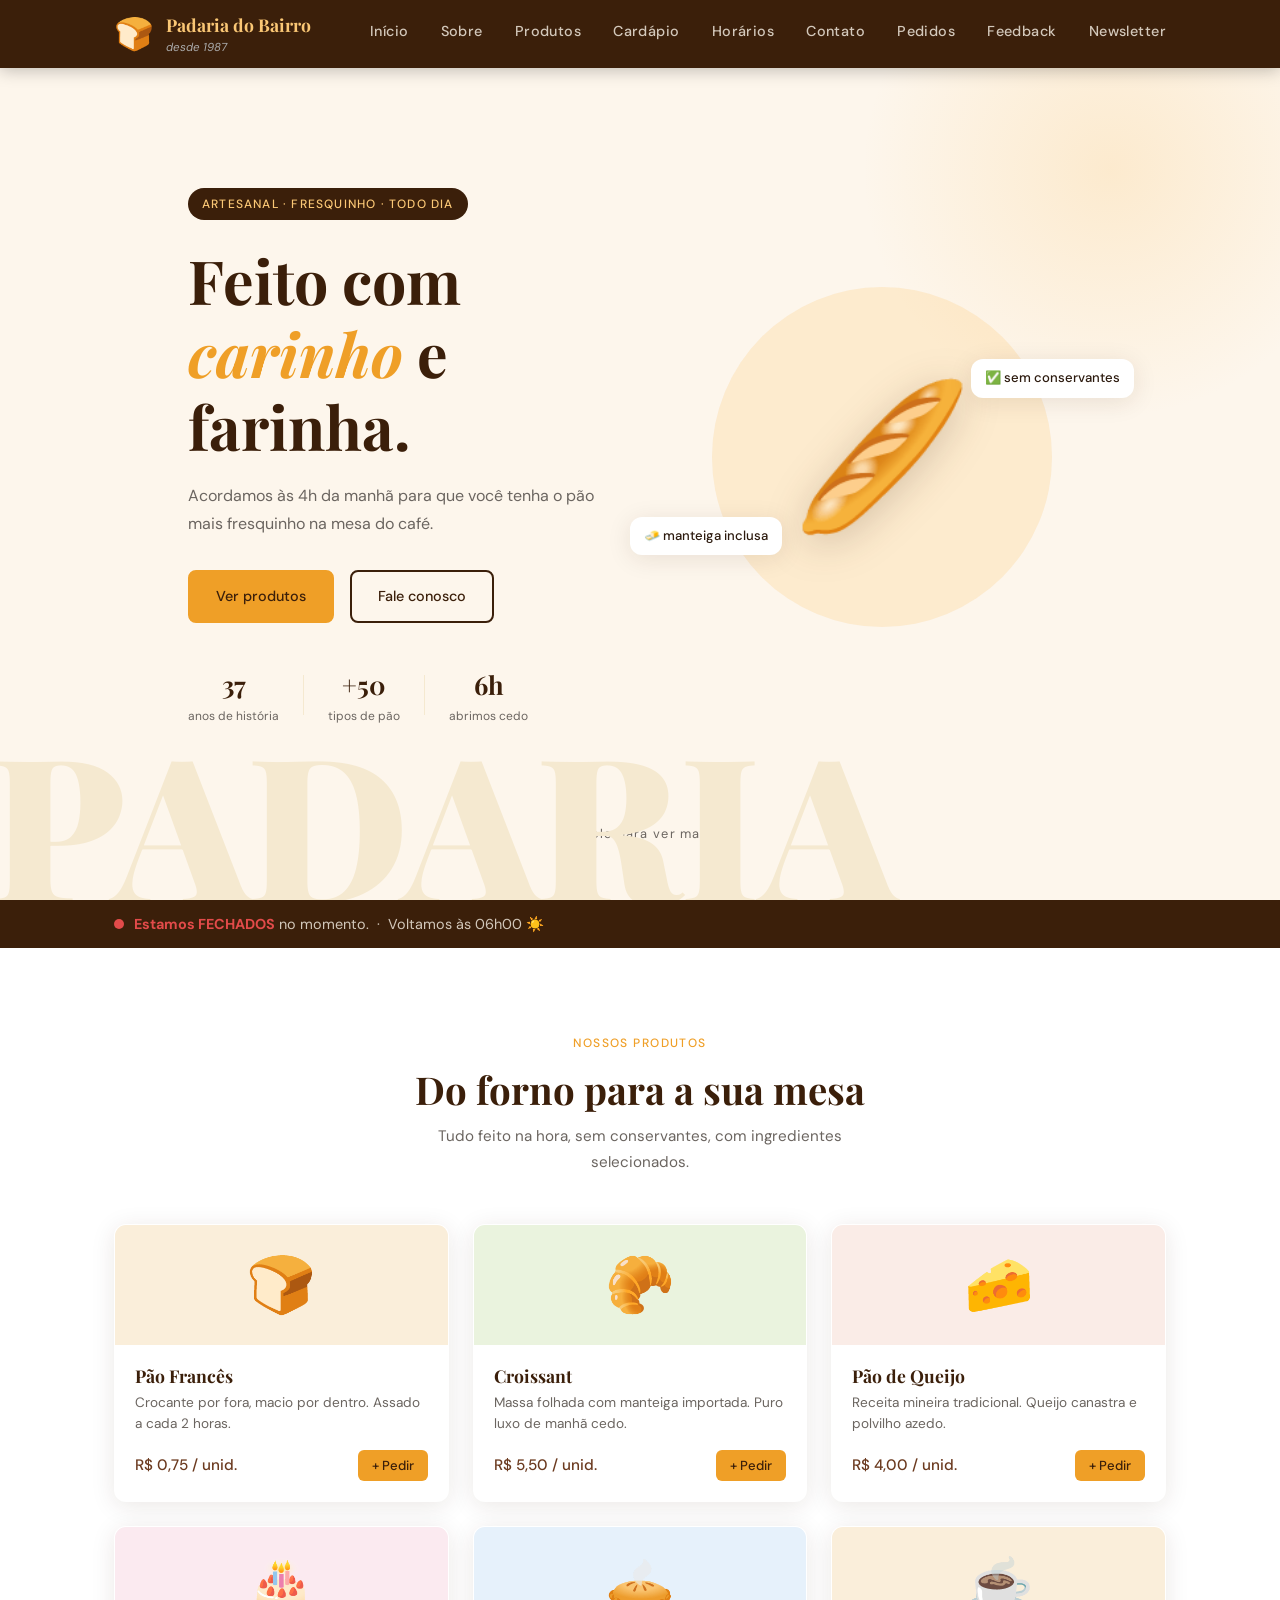
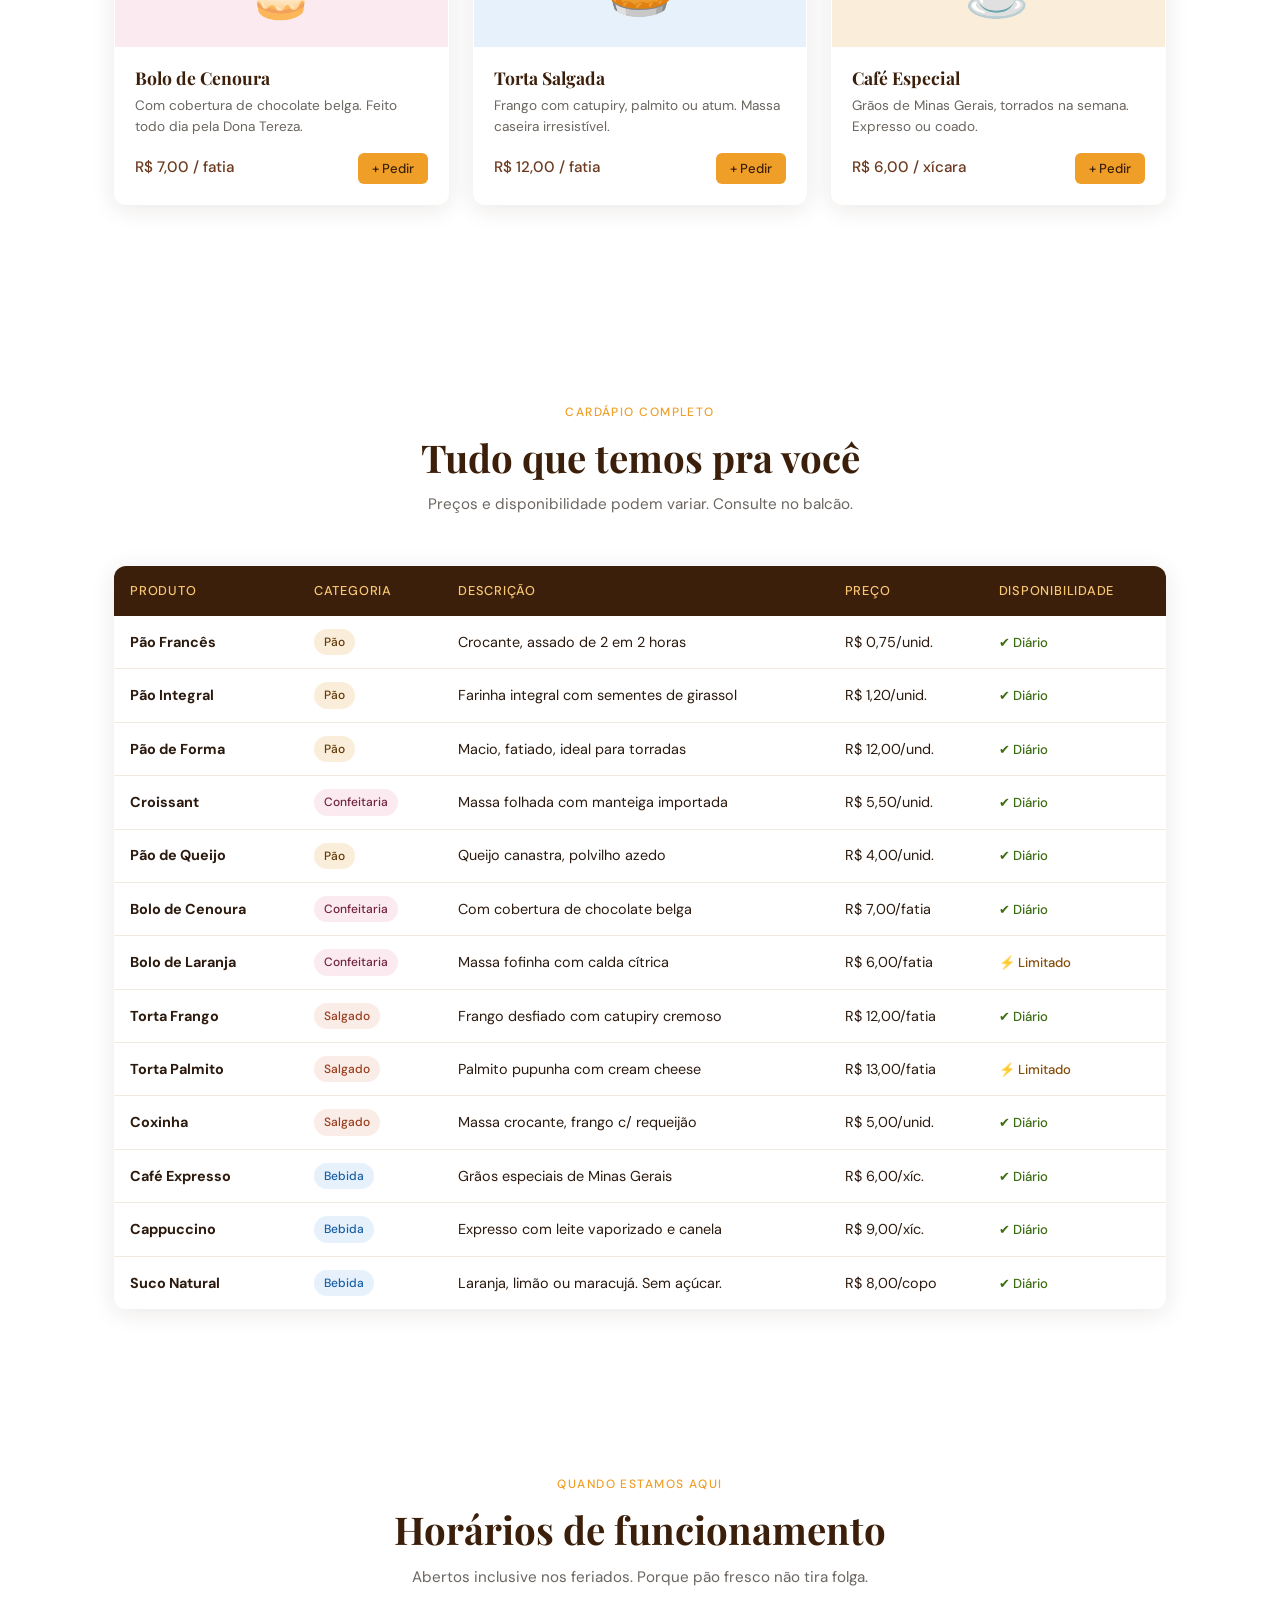
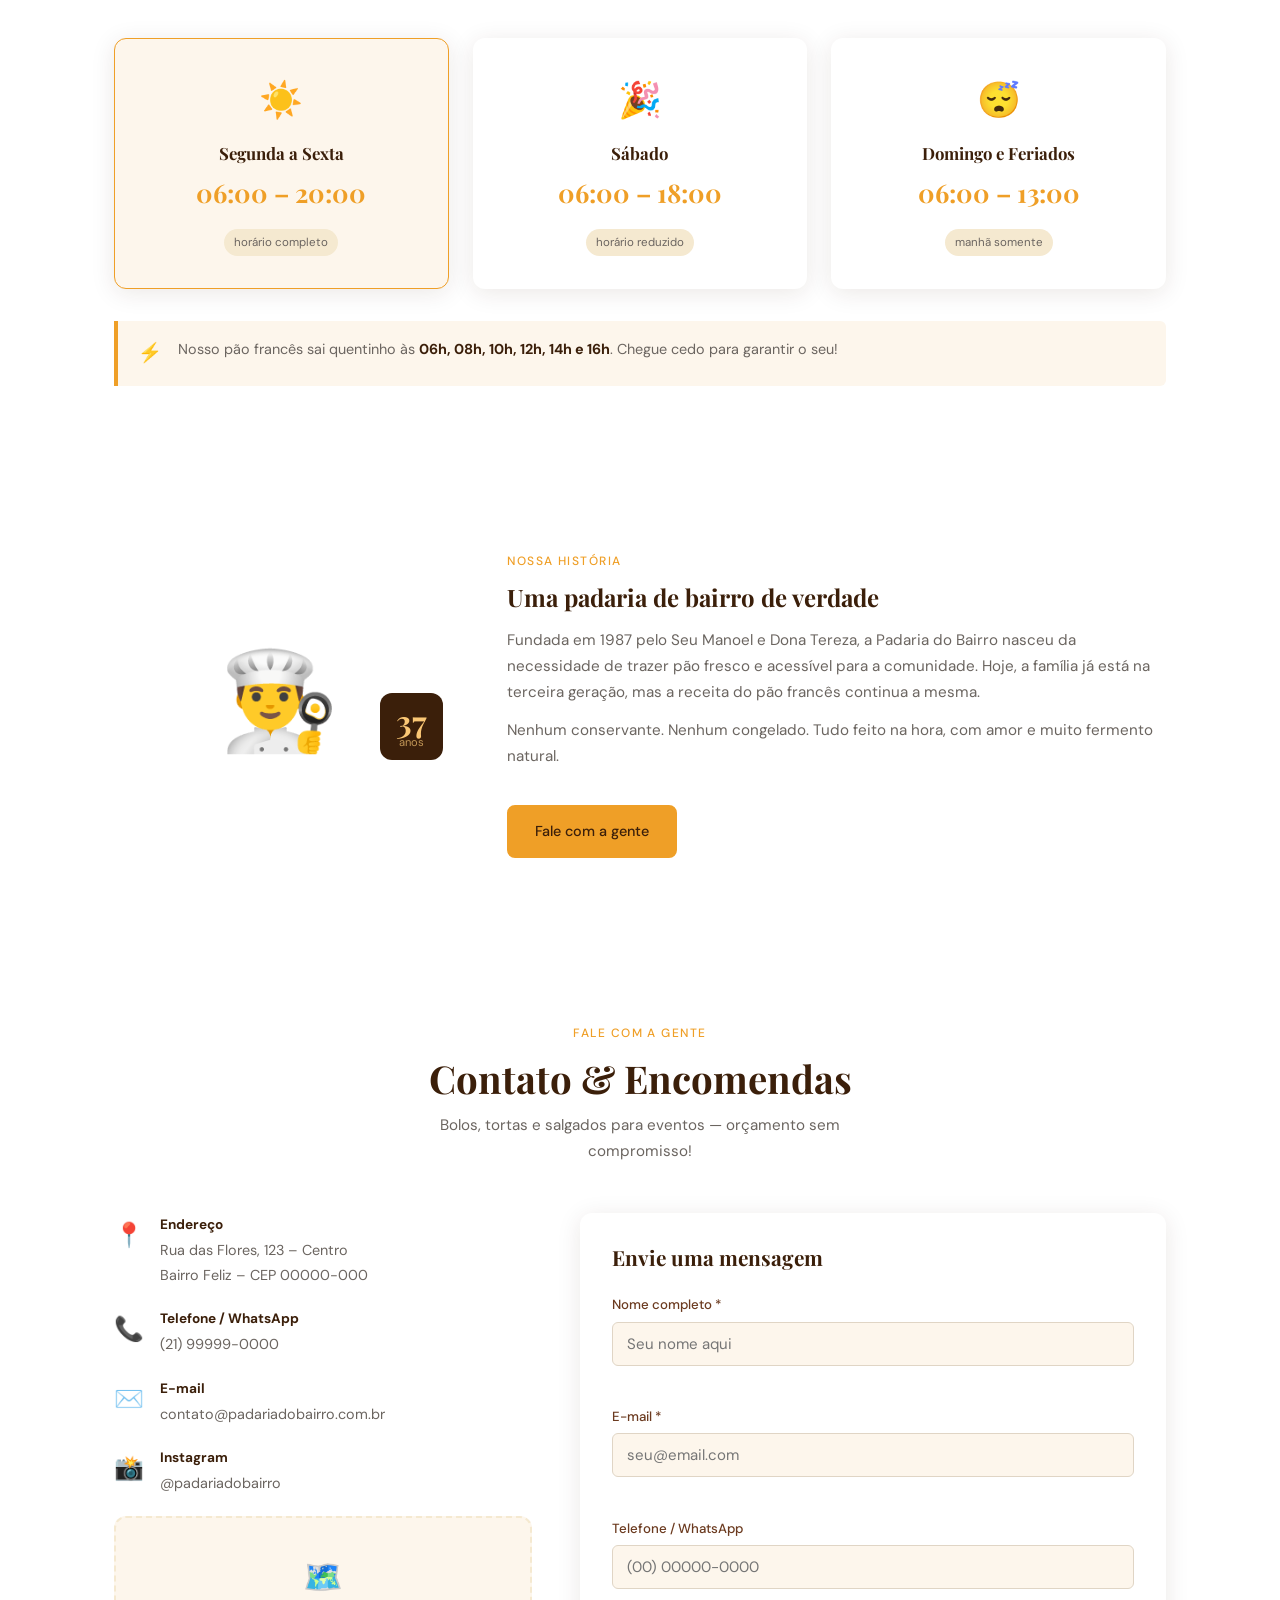
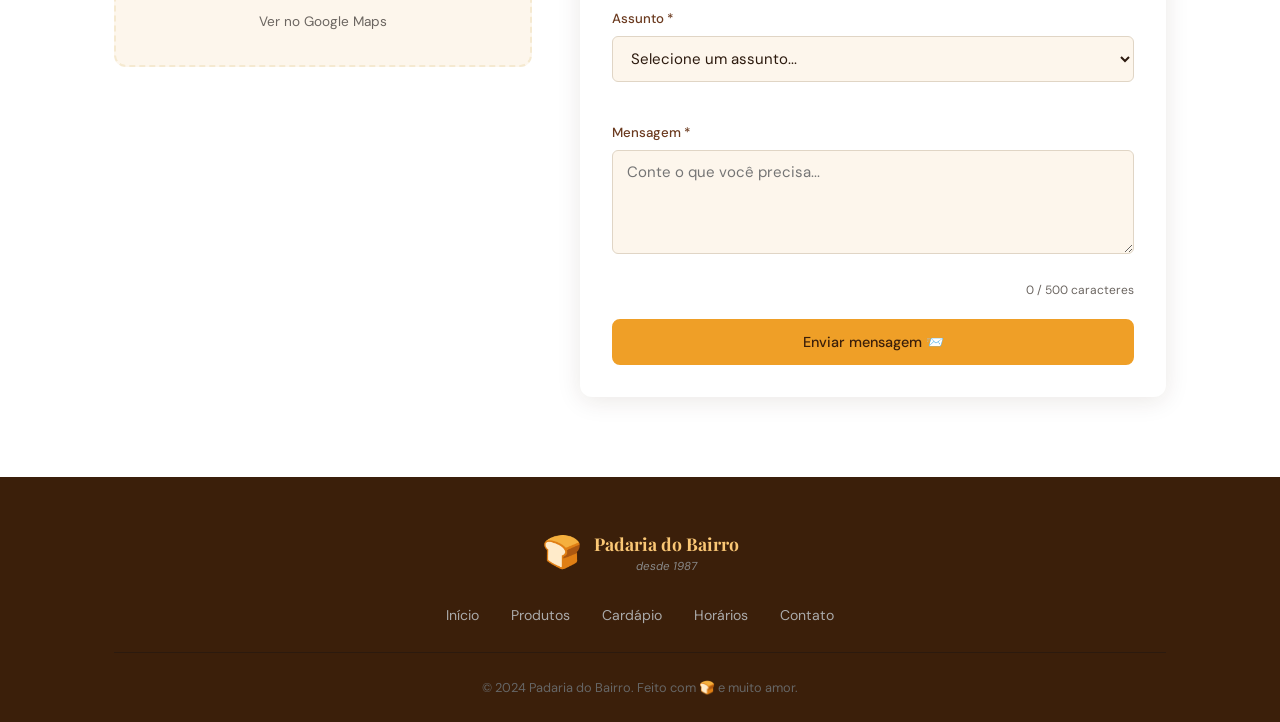
<file: index.html>
<!doctype html>
<html lang="pt-BR">
  <head>
    <meta charset="UTF-8" />
    <meta name="viewport" content="width=device-width, initial-scale=1.0" />
    <title>Padaria do Bairro – Fresquinho Todo Dia</title>
    <link
      href="https://fonts.googleapis.com/css2?family=Playfair+Display:wght@400;700;900&family=DM+Sans:wght@300;400;500&display=swap"
      rel="stylesheet"
    />
    <link rel="stylesheet" href="./css/style.css" />
  </head>
  <body>
    <!-- ===================== NAVBAR ===================== -->
    <header class="navbar" id="navbar">
      <div class="container nav-inner">
        <a href="#inicio" class="logo">
          <span class="logo-icon">🍞</span>
          <div>
            <span class="logo-name">Padaria do Bairro</span>
            <span class="logo-since">desde 1987</span>
          </div>
        </a>
        <nav class="nav-links" id="navLinks">
          <a href="#inicio">Início</a>
          <a href="#sobre">Sobre</a>
          <a href="#produtos">Produtos</a>
          <a href="#cardapio">Cardápio</a>
          <a href="#horarios">Horários</a>
          <a href="#contato">Contato</a>
          <a href="pedidos.html">Pedidos</a>
          <a href="feedback.html">Feedback</a>
          <a href="newsletter.html">Newsletter</a>
        </nav>
        <button class="hamburger" id="hamburger" aria-label="Menu">
          <span></span><span></span><span></span>
        </button>
      </div>
    </header>

    <!-- ===================== HERO ===================== -->
    <section class="hero" id="inicio">
      <div class="hero-bg-text">PADARIA</div>
      <div class="container hero-inner">
        <div class="hero-content">
          <span class="hero-tag">Artesanal · Fresquinho · Todo dia</span>
          <h1 class="hero-title">
            Feito com<br /><em>carinho</em> e<br />farinha.
          </h1>
          <p class="hero-desc">
            Acordamos às 4h da manhã para que você tenha o pão mais fresquinho
            na mesa do café.
          </p>
          <div class="hero-actions">
            <a href="#produtos" class="btn btn-primary">Ver produtos</a>
            <a href="#contato" class="btn btn-outline">Fale conosco</a>
          </div>
          <div class="hero-stats">
            <div class="stat">
              <span class="stat-num">37</span
              ><span class="stat-label">anos de história</span>
            </div>
            <div class="stat-divider"></div>
            <div class="stat">
              <span class="stat-num">+50</span
              ><span class="stat-label">tipos de pão</span>
            </div>
            <div class="stat-divider"></div>
            <div class="stat">
              <span class="stat-num">6h</span
              ><span class="stat-label">abrimos cedo</span>
            </div>
          </div>
        </div>
        <div class="hero-visual">
          <div class="hero-bread">🥖</div>
          <div class="hero-circle"></div>
          <div class="floating-tag tag-1">🧈 manteiga inclusa</div>
          <div class="floating-tag tag-2">✅ sem conservantes</div>
        </div>
      </div>
      <div class="hero-scroll">↓ role para ver mais</div>
    </section>

    <!-- ===================== STATUS ABERTO/FECHADO (JS) ===================== -->
    <div class="status-bar" id="statusBar">
      <div class="container status-inner">
        <span class="status-dot" id="statusDot"></span>
        <span id="statusMsg">Verificando horário...</span>
      </div>
    </div>

    <!-- ===================== PRODUTOS ===================== -->
    <section class="section" id="produtos">
      <div class="container">
        <div class="section-header">
          <span class="section-tag">nossos produtos</span>
          <h2>Do forno para a sua mesa</h2>
          <p>
            Tudo feito na hora, sem conservantes, com ingredientes selecionados.
          </p>
        </div>

        <div class="produtos-grid">
          <div
            class="produto-card"
            onclick="adicionarPedido(this, 'Pão Francês', 0.75)"
          >
            <div class="produto-img" style="background: #faeeda">🍞</div>
            <div class="produto-body">
              <h3>Pão Francês</h3>
              <p>Crocante por fora, macio por dentro. Assado a cada 2 horas.</p>
              <div class="produto-footer">
                <span class="preco">R$ 0,75 / unid.</span>
                <button class="btn-add">+ Pedir</button>
              </div>
            </div>
          </div>

          <div
            class="produto-card"
            onclick="adicionarPedido(this, 'Croissant', 5.5)"
          >
            <div class="produto-img" style="background: #eaf3de">🥐</div>
            <div class="produto-body">
              <h3>Croissant</h3>
              <p>
                Massa folhada com manteiga importada. Puro luxo de manhã cedo.
              </p>
              <div class="produto-footer">
                <span class="preco">R$ 5,50 / unid.</span>
                <button class="btn-add">+ Pedir</button>
              </div>
            </div>
          </div>

          <div
            class="produto-card"
            onclick="adicionarPedido(this, 'Pão de Queijo', 4.0)"
          >
            <div class="produto-img" style="background: #faece7">🧀</div>
            <div class="produto-body">
              <h3>Pão de Queijo</h3>
              <p>
                Receita mineira tradicional. Queijo canastra e polvilho azedo.
              </p>
              <div class="produto-footer">
                <span class="preco">R$ 4,00 / unid.</span>
                <button class="btn-add">+ Pedir</button>
              </div>
            </div>
          </div>

          <div
            class="produto-card"
            onclick="adicionarPedido(this, 'Bolo de Cenoura', 7.0)"
          >
            <div class="produto-img" style="background: #fbeaf0">🎂</div>
            <div class="produto-body">
              <h3>Bolo de Cenoura</h3>
              <p>
                Com cobertura de chocolate belga. Feito todo dia pela Dona
                Tereza.
              </p>
              <div class="produto-footer">
                <span class="preco">R$ 7,00 / fatia</span>
                <button class="btn-add">+ Pedir</button>
              </div>
            </div>
          </div>

          <div
            class="produto-card"
            onclick="adicionarPedido(this, 'Torta Salgada', 12.0)"
          >
            <div class="produto-img" style="background: #e6f1fb">🥧</div>
            <div class="produto-body">
              <h3>Torta Salgada</h3>
              <p>
                Frango com catupiry, palmito ou atum. Massa caseira
                irresistível.
              </p>
              <div class="produto-footer">
                <span class="preco">R$ 12,00 / fatia</span>
                <button class="btn-add">+ Pedir</button>
              </div>
            </div>
          </div>

          <div
            class="produto-card"
            onclick="adicionarPedido(this, 'Café Especial', 6.0)"
          >
            <div class="produto-img" style="background: #faeeda">☕</div>
            <div class="produto-body">
              <h3>Café Especial</h3>
              <p>
                Grãos de Minas Gerais, torrados na semana. Expresso ou coado.
              </p>
              <div class="produto-footer">
                <span class="preco">R$ 6,00 / xícara</span>
                <button class="btn-add">+ Pedir</button>
              </div>
            </div>
          </div>
        </div>

        <!-- Carrinho / Pedido -->
        <div class="pedido-box" id="pedidoBox">
          <div class="pedido-header">
            <span>🛒 Seu pedido</span>
            <button onclick="limparPedido()" class="pedido-limpar">
              Limpar
            </button>
          </div>
          <ul class="pedido-lista" id="pedidoLista"></ul>
          <div class="pedido-total">
            Total: <strong id="pedidoTotal">R$ 0,00</strong>
          </div>
          <p class="pedido-aviso">
            * Pedidos pelo WhatsApp ou balcão. Site apenas para consulta.
          </p>
        </div>
      </div>
    </section>

    <!-- ===================== CARDÁPIO (TABELA HTML) ===================== -->
    <section class="section section-alt" id="cardapio">
      <div class="container">
        <div class="section-header">
          <span class="section-tag">cardápio completo</span>
          <h2>Tudo que temos pra você</h2>
          <p>Preços e disponibilidade podem variar. Consulte no balcão.</p>
        </div>

        <div class="table-wrapper">
          <table class="cardapio-table">
            <thead>
              <tr>
                <th>Produto</th>
                <th>Categoria</th>
                <th>Descrição</th>
                <th>Preço</th>
                <th>Disponibilidade</th>
              </tr>
            </thead>
            <tbody>
              <tr>
                <td><strong>Pão Francês</strong></td>
                <td><span class="tag-cat cat-pao">Pão</span></td>
                <td>Crocante, assado de 2 em 2 horas</td>
                <td>R$ 0,75/unid.</td>
                <td><span class="disponivel">✔ Diário</span></td>
              </tr>
              <tr>
                <td><strong>Pão Integral</strong></td>
                <td><span class="tag-cat cat-pao">Pão</span></td>
                <td>Farinha integral com sementes de girassol</td>
                <td>R$ 1,20/unid.</td>
                <td><span class="disponivel">✔ Diário</span></td>
              </tr>
              <tr>
                <td><strong>Pão de Forma</strong></td>
                <td><span class="tag-cat cat-pao">Pão</span></td>
                <td>Macio, fatiado, ideal para torradas</td>
                <td>R$ 12,00/und.</td>
                <td><span class="disponivel">✔ Diário</span></td>
              </tr>
              <tr>
                <td><strong>Croissant</strong></td>
                <td><span class="tag-cat cat-confeit">Confeitaria</span></td>
                <td>Massa folhada com manteiga importada</td>
                <td>R$ 5,50/unid.</td>
                <td><span class="disponivel">✔ Diário</span></td>
              </tr>
              <tr>
                <td><strong>Pão de Queijo</strong></td>
                <td><span class="tag-cat cat-pao">Pão</span></td>
                <td>Queijo canastra, polvilho azedo</td>
                <td>R$ 4,00/unid.</td>
                <td><span class="disponivel">✔ Diário</span></td>
              </tr>
              <tr>
                <td><strong>Bolo de Cenoura</strong></td>
                <td><span class="tag-cat cat-confeit">Confeitaria</span></td>
                <td>Com cobertura de chocolate belga</td>
                <td>R$ 7,00/fatia</td>
                <td><span class="disponivel">✔ Diário</span></td>
              </tr>
              <tr>
                <td><strong>Bolo de Laranja</strong></td>
                <td><span class="tag-cat cat-confeit">Confeitaria</span></td>
                <td>Massa fofinha com calda cítrica</td>
                <td>R$ 6,00/fatia</td>
                <td><span class="limitado">⚡ Limitado</span></td>
              </tr>
              <tr>
                <td><strong>Torta Frango</strong></td>
                <td><span class="tag-cat cat-salgado">Salgado</span></td>
                <td>Frango desfiado com catupiry cremoso</td>
                <td>R$ 12,00/fatia</td>
                <td><span class="disponivel">✔ Diário</span></td>
              </tr>
              <tr>
                <td><strong>Torta Palmito</strong></td>
                <td><span class="tag-cat cat-salgado">Salgado</span></td>
                <td>Palmito pupunha com cream cheese</td>
                <td>R$ 13,00/fatia</td>
                <td><span class="limitado">⚡ Limitado</span></td>
              </tr>
              <tr>
                <td><strong>Coxinha</strong></td>
                <td><span class="tag-cat cat-salgado">Salgado</span></td>
                <td>Massa crocante, frango c/ requeijão</td>
                <td>R$ 5,00/unid.</td>
                <td><span class="disponivel">✔ Diário</span></td>
              </tr>
              <tr>
                <td><strong>Café Expresso</strong></td>
                <td><span class="tag-cat cat-bebida">Bebida</span></td>
                <td>Grãos especiais de Minas Gerais</td>
                <td>R$ 6,00/xíc.</td>
                <td><span class="disponivel">✔ Diário</span></td>
              </tr>
              <tr>
                <td><strong>Cappuccino</strong></td>
                <td><span class="tag-cat cat-bebida">Bebida</span></td>
                <td>Expresso com leite vaporizado e canela</td>
                <td>R$ 9,00/xíc.</td>
                <td><span class="disponivel">✔ Diário</span></td>
              </tr>
              <tr>
                <td><strong>Suco Natural</strong></td>
                <td><span class="tag-cat cat-bebida">Bebida</span></td>
                <td>Laranja, limão ou maracujá. Sem açúcar.</td>
                <td>R$ 8,00/copo</td>
                <td><span class="disponivel">✔ Diário</span></td>
              </tr>
            </tbody>
          </table>
        </div>
      </div>
    </section>

    <!-- ===================== HORÁRIOS ===================== -->
    <section class="section" id="horarios">
      <div class="container">
        <div class="section-header">
          <span class="section-tag">quando estamos aqui</span>
          <h2>Horários de funcionamento</h2>
          <p>
            Abertos inclusive nos feriados. Porque pão fresco não tira folga.
          </p>
        </div>
        <div class="horarios-grid">
          <div class="horario-card hc-destaque">
            <div class="horario-icon">☀️</div>
            <h3>Segunda a Sexta</h3>
            <p class="horario-hora">06:00 – 20:00</p>
            <span class="horario-badge">horário completo</span>
          </div>
          <div class="horario-card">
            <div class="horario-icon">🎉</div>
            <h3>Sábado</h3>
            <p class="horario-hora">06:00 – 18:00</p>
            <span class="horario-badge">horário reduzido</span>
          </div>
          <div class="horario-card">
            <div class="horario-icon">😴</div>
            <h3>Domingo e Feriados</h3>
            <p class="horario-hora">06:00 – 13:00</p>
            <span class="horario-badge">manhã somente</span>
          </div>
        </div>
        <div class="horario-nota">
          <span>⚡</span>
          <p>
            Nosso pão francês sai quentinho às
            <strong>06h, 08h, 10h, 12h, 14h e 16h</strong>. Chegue cedo para
            garantir o seu!
          </p>
        </div>
      </div>
    </section>

    <!-- ===================== SOBRE ===================== -->
    <section class="section section-alt section-sobre" id="sobre">
      <div class="container sobre-inner">
        <div class="sobre-visual">
          <div class="sobre-emoji">👨‍🍳</div>
          <div class="sobre-years">37<span>anos</span></div>
        </div>
        <div class="sobre-texto">
          <span class="section-tag">nossa história</span>
          <h2>Uma padaria de bairro de verdade</h2>
          <p>
            Fundada em 1987 pelo Seu Manoel e Dona Tereza, a Padaria do Bairro
            nasceu da necessidade de trazer pão fresco e acessível para a
            comunidade. Hoje, a família já está na terceira geração, mas a
            receita do pão francês continua a mesma.
          </p>
          <p>
            Nenhum conservante. Nenhum congelado. Tudo feito na hora, com amor e
            muito fermento natural.
          </p>
          <a
            href="#contato"
            class="btn btn-primary"
            style="margin-top: 1.5rem; display: inline-block"
            >Fale com a gente</a
          >
        </div>
      </div>
    </section>

    <!-- ===================== CONTATO + FORMULÁRIO ===================== -->
    <section class="section" id="contato">
      <div class="container">
        <div class="section-header">
          <span class="section-tag">fale com a gente</span>
          <h2>Contato & Encomendas</h2>
          <p>
            Bolos, tortas e salgados para eventos — orçamento sem compromisso!
          </p>
        </div>

        <div class="contato-wrapper">
          <div class="contato-info">
            <div class="info-item">
              <span class="info-icon">📍</span>
              <div>
                <strong>Endereço</strong>
                <p>
                  Rua das Flores, 123 – Centro<br />Bairro Feliz – CEP 00000-000
                </p>
              </div>
            </div>
            <div class="info-item">
              <span class="info-icon">📞</span>
              <div>
                <strong>Telefone / WhatsApp</strong>
                <p>(21) 99999-0000</p>
              </div>
            </div>
            <div class="info-item">
              <span class="info-icon">✉️</span>
              <div>
                <strong>E-mail</strong>
                <p>contato@padariadobairro.com.br</p>
              </div>
            </div>
            <div class="info-item">
              <span class="info-icon">📸</span>
              <div>
                <strong>Instagram</strong>
                <p>@padariadobairro</p>
              </div>
            </div>
            <div class="mapa-placeholder">
              <span>🗺️</span>
              <p>Ver no Google Maps</p>
            </div>
          </div>

          <!-- Formulário de contato -->
          <form class="contato-form" id="contatoForm" novalidate>
            <h3>Envie uma mensagem</h3>

            <div class="campo-grupo">
              <label for="nome">Nome completo *</label>
              <input
                type="text"
                id="nome"
                name="nome"
                placeholder="Seu nome aqui"
              />
              <span class="erro" id="erroNome"></span>
            </div>

            <div class="campo-grupo">
              <label for="email">E-mail *</label>
              <input
                type="email"
                id="email"
                name="email"
                placeholder="seu@email.com"
              />
              <span class="erro" id="erroEmail"></span>
            </div>

            <div class="campo-grupo">
              <label for="telefone">Telefone / WhatsApp</label>
              <input
                type="tel"
                id="telefone"
                name="telefone"
                placeholder="(00) 00000-0000"
              />
            </div>

            <div class="campo-grupo">
              <label for="assunto">Assunto *</label>
              <select id="assunto" name="assunto">
                <option value="">Selecione um assunto...</option>
                <option value="encomenda">Encomenda de bolo/torta</option>
                <option value="salgados">Salgados para evento</option>
                <option value="duvida">Dúvida geral</option>
                <option value="elogio">Elogio ❤️</option>
                <option value="sugestao">Sugestão</option>
              </select>
              <span class="erro" id="erroAssunto"></span>
            </div>

            <div class="campo-grupo">
              <label for="mensagem">Mensagem *</label>
              <textarea
                id="mensagem"
                name="mensagem"
                rows="4"
                placeholder="Conte o que você precisa..."
              ></textarea>
              <span class="erro" id="erroMensagem"></span>
              <span class="char-count" id="charCount">0 / 500 caracteres</span>
            </div>

            <button
              type="submit"
              class="btn btn-primary btn-full"
              id="btnEnviar"
            >
              Enviar mensagem 📨
            </button>

            <div class="form-sucesso" id="formSucesso">
              ✅ Mensagem enviada! Retornamos em até 24 horas. Obrigado!
            </div>
          </form>
        </div>
      </div>
    </section>

    <!-- ===================== RODAPÉ ===================== -->
    <footer class="rodape">
      <div class="container rodape-inner">
        <div class="rodape-logo">
          <span style="font-size: 2rem">🍞</span>
          <div>
            <span class="logo-name" style="color: #fac775"
              >Padaria do Bairro</span
            >
            <span class="logo-since" style="color: #888">desde 1987</span>
          </div>
        </div>
        <div class="rodape-links">
          <a href="#inicio">Início</a>
          <a href="#produtos">Produtos</a>
          <a href="#cardapio">Cardápio</a>
          <a href="#horarios">Horários</a>
          <a href="#contato">Contato</a>
        </div>
        <p class="rodape-copy">
          © 2024 Padaria do Bairro. Feito com 🍞 e muito amor.
        </p>
      </div>
    </footer>

    <!-- Botão voltar ao topo -->
    <button
      class="topo-btn"
      id="topoBtn"
      onclick="voltarTopo()"
      aria-label="Voltar ao topo"
    >
      ↑
    </button>

    <script src="./js/app.js"></script>
    <script src="./js/forms.js"></script>
  </body>
</html>
</file>
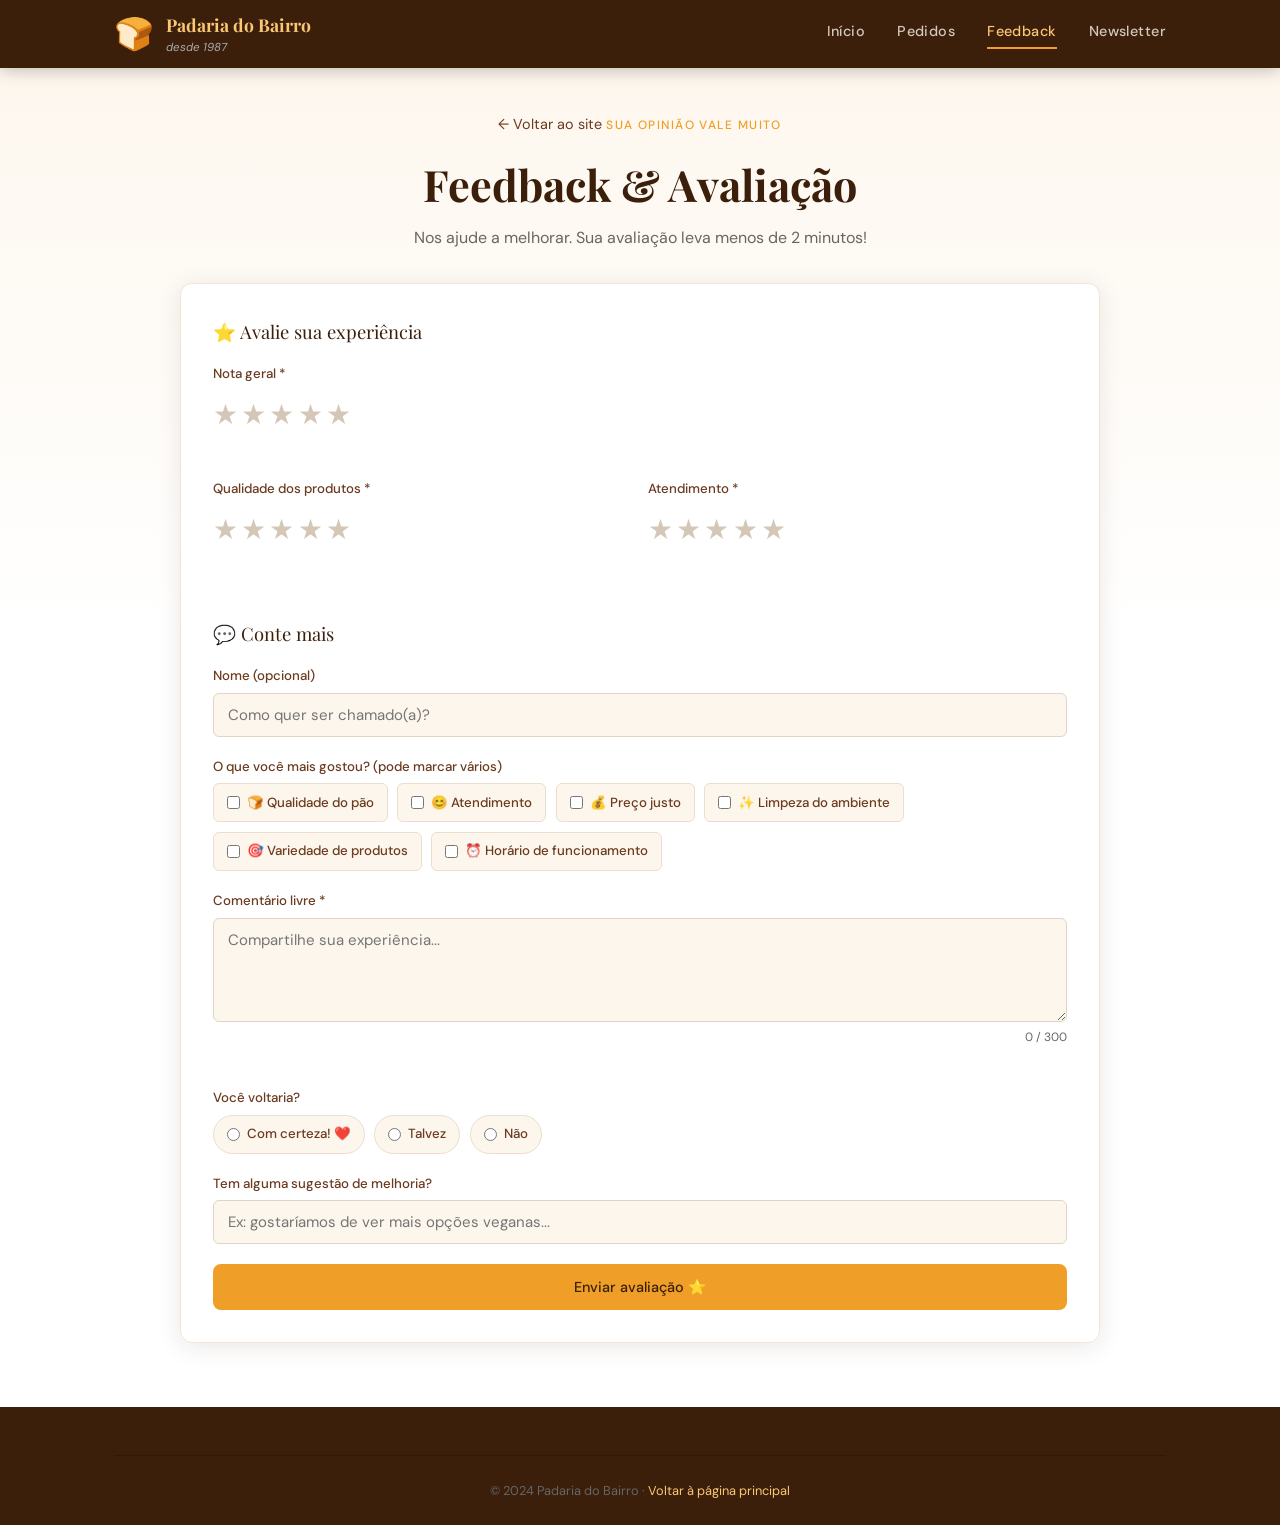
<file: feedback.html>
<!doctype html>
<html lang="pt-BR">
  <head>
    <meta charset="UTF-8" />
    <meta name="viewport" content="width=device-width, initial-scale=1.0" />
    <title>Feedback – Padaria do Bairro</title>
    <link
      href="https://fonts.googleapis.com/css2?family=Playfair+Display:wght@400;700;900&family=DM+Sans:wght@300;400;500&display=swap"
      rel="stylesheet"
    />
    <link rel="stylesheet" href="./css/style.css" />
  </head>
  <body>
    <header class="navbar" id="navbar">
      <div class="container nav-inner">
        <a href="index.html" class="logo">
          <span class="logo-icon">🍞</span>
          <div>
            <span class="logo-name">Padaria do Bairro</span>
            <span class="logo-since">desde 1987</span>
          </div>
        </a>
        <nav class="nav-links" id="navLinks">
          <a href="index.html">Início</a>
          <a href="pedidos.html">Pedidos</a>
          <a href="feedback.html" class="nav-ativo">Feedback</a>
          <a href="newsletter.html">Newsletter</a>
        </nav>
        <button class="hamburger" id="hamburger">
          <span></span><span></span><span></span>
        </button>
      </div>
    </header>

    <main class="form-page">
      <div class="container">
        <div class="form-page-header">
          <a href="index.html" class="btn-voltar">← Voltar ao site</a>
          <span class="section-tag">sua opinião vale muito</span>
          <h1>Feedback & Avaliação</h1>
          <p>Nos ajude a melhorar. Sua avaliação leva menos de 2 minutos!</p>
        </div>

        <form class="form-card form-card-wide" id="formFeedback" novalidate>
          <div class="form-section-title">⭐ Avalie sua experiência</div>

          <div class="campo-grupo">
            <label>Nota geral *</label>
            <div class="estrelas" id="estrelasGeral">
              <span data-val="1">★</span>
              <span data-val="2">★</span>
              <span data-val="3">★</span>
              <span data-val="4">★</span>
              <span data-val="5">★</span>
            </div>
            <input type="hidden" id="notaGeral" name="notaGeral" />
            <span class="erro" id="erroNotaGeral"></span>
          </div>

          <div class="campo-linha-dupla">
            <div class="campo-grupo">
              <label>Qualidade dos produtos *</label>
              <div class="estrelas" id="estrelasQualidade">
                <span data-val="1">★</span><span data-val="2">★</span>
                <span data-val="3">★</span><span data-val="4">★</span
                ><span data-val="5">★</span>
              </div>
              <input type="hidden" id="notaQualidade" name="notaQualidade" />
              <span class="erro" id="erroNotaQualidade"></span>
            </div>
            <div class="campo-grupo">
              <label>Atendimento *</label>
              <div class="estrelas" id="estrelasAtendimento">
                <span data-val="1">★</span><span data-val="2">★</span>
                <span data-val="3">★</span><span data-val="4">★</span
                ><span data-val="5">★</span>
              </div>
              <input
                type="hidden"
                id="notaAtendimento"
                name="notaAtendimento"
              />
              <span class="erro" id="erroNotaAtendimento"></span>
            </div>
          </div>

          <div class="form-section-title" style="margin-top: 1.5rem">
            💬 Conte mais
          </div>

          <div class="campo-grupo">
            <label for="nomeFeedback">Nome (opcional)</label>
            <input
              type="text"
              id="nomeFeedback"
              name="nomeFeedback"
              placeholder="Como quer ser chamado(a)?"
            />
          </div>

          <div class="campo-grupo">
            <label>O que você mais gostou? (pode marcar vários)</label>
            <div class="check-grupo">
              <label class="label-check"
                ><input type="checkbox" name="gostou" value="pao" /> 🍞
                Qualidade do pão</label
              >
              <label class="label-check"
                ><input type="checkbox" name="gostou" value="atendimento" /> 😊
                Atendimento</label
              >
              <label class="label-check"
                ><input type="checkbox" name="gostou" value="preco" /> 💰 Preço
                justo</label
              >
              <label class="label-check"
                ><input type="checkbox" name="gostou" value="limpeza" /> ✨
                Limpeza do ambiente</label
              >
              <label class="label-check"
                ><input type="checkbox" name="gostou" value="variedade" /> 🎯
                Variedade de produtos</label
              >
              <label class="label-check"
                ><input type="checkbox" name="gostou" value="horario" /> ⏰
                Horário de funcionamento</label
              >
            </div>
          </div>

          <div class="campo-grupo">
            <label for="comentario">Comentário livre *</label>
            <textarea
              id="comentario"
              name="comentario"
              rows="4"
              placeholder="Compartilhe sua experiência..."
              required
              minlength="10"
            ></textarea>
            <span class="char-count" id="charCount">0 / 300</span>
            <span class="erro" id="erroComentario"></span>
          </div>

          <div class="campo-grupo">
            <label>Você voltaria?</label>
            <div class="radio-grupo">
              <label class="label-radio"
                ><input type="radio" name="voltaria" value="sim" /> Com certeza!
                ❤️</label
              >
              <label class="label-radio"
                ><input type="radio" name="voltaria" value="talvez" />
                Talvez</label
              >
              <label class="label-radio"
                ><input type="radio" name="voltaria" value="nao" /> Não</label
              >
            </div>
          </div>

          <div class="campo-grupo">
            <label for="sugestao">Tem alguma sugestão de melhoria?</label>
            <input
              type="text"
              id="sugestao"
              name="sugestao"
              placeholder="Ex: gostaríamos de ver mais opções veganas..."
            />
          </div>

          <button type="submit" class="btn btn-primary btn-full">
            Enviar avaliação ⭐
          </button>
          <div class="form-sucesso" id="sucesso">
            ⭐ Obrigado pelo feedback! Sua opinião nos ajuda a melhorar todo
            dia.
          </div>
        </form>
      </div>
    </main>

    <footer class="rodape">
      <div class="container rodape-inner">
        <p class="rodape-copy">
          © 2024 Padaria do Bairro ·
          <a href="index.html" style="color: #fac775"
            >Voltar à página principal</a
          >
        </p>
      </div>
    </footer>

    <script src="./js/forms.js"></script>
    <script>
      // Sistema de estrelas interativo
      function configurarEstrelas(grupoId, hiddenId) {
        const estrelas = document.querySelectorAll("#" + grupoId + " span");
        const hidden = document.getElementById(hiddenId);
        estrelas.forEach(function (estrela) {
          estrela.addEventListener("click", function () {
            const val = parseInt(this.dataset.val);
            hidden.value = val;
            estrelas.forEach(function (e, i) {
              e.classList.toggle("ativa", i < val);
            });
          });
          estrela.addEventListener("mouseover", function () {
            const val = parseInt(this.dataset.val);
            estrelas.forEach(function (e, i) {
              e.classList.toggle("hover", i < val);
            });
          });
          estrela.addEventListener("mouseout", function () {
            estrelas.forEach(function (e) {
              e.classList.remove("hover");
            });
          });
        });
      }

      configurarEstrelas("estrelasGeral", "notaGeral");
      configurarEstrelas("estrelasQualidade", "notaQualidade");
      configurarEstrelas("estrelasAtendimento", "notaAtendimento");

      configurarFormulario("formFeedback", [
        {
          id: "notaGeral",
          erro: "erroNotaGeral",
          regra: (v) => v !== "",
          msg: "Dê uma nota geral.",
          tipo: "hidden",
        },
        {
          id: "notaQualidade",
          erro: "erroNotaQualidade",
          regra: (v) => v !== "",
          msg: "Avalie a qualidade.",
          tipo: "hidden",
        },
        {
          id: "notaAtendimento",
          erro: "erroNotaAtendimento",
          regra: (v) => v !== "",
          msg: "Avalie o atendimento.",
          tipo: "hidden",
        },
        {
          id: "comentario",
          erro: "erroComentario",
          regra: (v) => v.length >= 10,
          msg: "Escreva pelo menos 10 caracteres.",
        },
      ]);
      configurarContador("comentario", "charCount", 300);
    </script>
  </body>
</html>
</file>
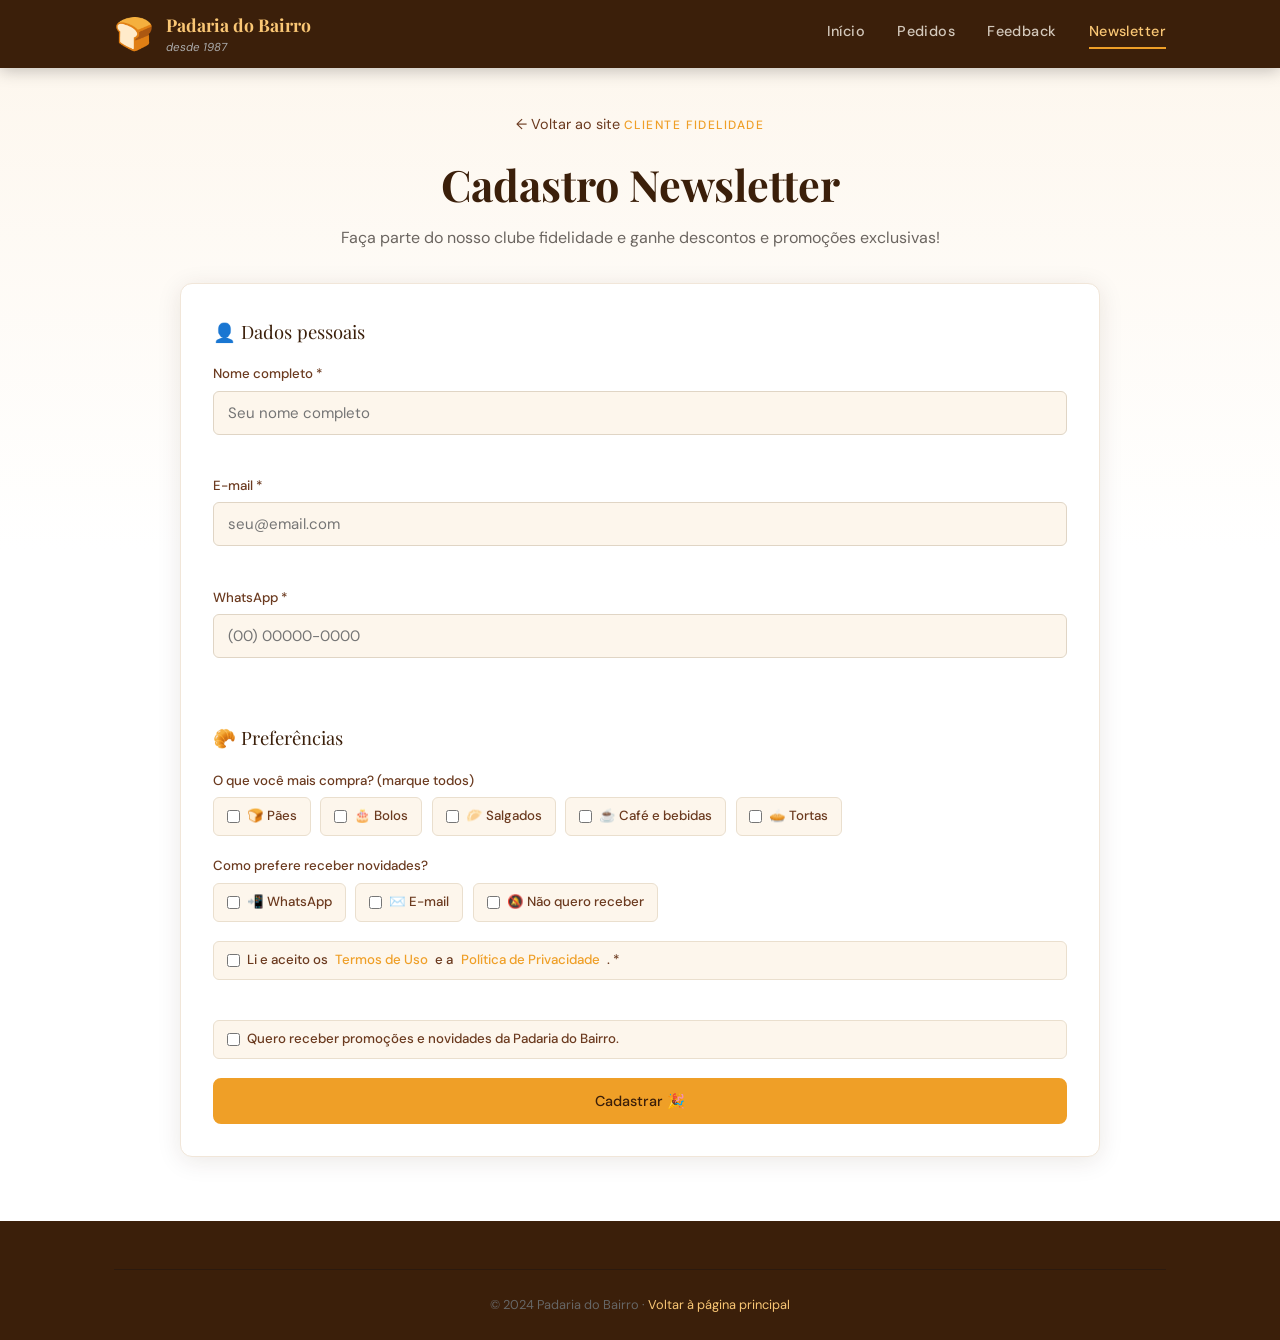
<file: newsletter.html>
<!doctype html>
<html lang="pt-BR">
  <head>
    <meta charset="UTF-8" />
    <meta name="viewport" content="width=device-width, initial-scale=1.0" />
    <title>Cadastro – Padaria do Bairro</title>
    <link
      href="https://fonts.googleapis.com/css2?family=Playfair+Display:wght@400;700;900&family=DM+Sans:wght@300;400;500&display=swap"
      rel="stylesheet"
    />
    <link rel="stylesheet" href="./css/style.css" />
  </head>
  <body>
    <header class="navbar" id="navbar">
      <div class="container nav-inner">
        <a href="index.html" class="logo">
          <span class="logo-icon">🍞</span>
          <div>
            <span class="logo-name">Padaria do Bairro</span>
            <span class="logo-since">desde 1987</span>
          </div>
        </a>
        <nav class="nav-links" id="navLinks">
          <a href="index.html">Início</a>
          <a href="pedidos.html">Pedidos</a>
          <a href="feedback.html">Feedback</a>
          <a href="newsletter.html" class="nav-ativo">Newsletter</a>
        </nav>
        <button class="hamburger" id="hamburger">
          <span></span><span></span><span></span>
        </button>
      </div>
    </header>

    <main class="form-page">
      <div class="container">
        <div class="form-page-header">
          <a href="index.html" class="btn-voltar">← Voltar ao site</a>
          <span class="section-tag">cliente fidelidade</span>
          <h1>Cadastro Newsletter</h1>
          <p>
            Faça parte do nosso clube fidelidade e ganhe descontos e promoções
            exclusivas!
          </p>
        </div>

        <form class="form-card form-card-wide" id="formCadastro" novalidate>
          <div class="form-section-title">👤 Dados pessoais</div>

          <div class="campo-grupo">
            <label for="nome">Nome completo *</label>
            <input
              type="text"
              id="nome"
              name="nome"
              placeholder="Seu nome completo"
              required
            />
            <span class="erro" id="erroNome"></span>
          </div>

          <div class="campo-grupo">
            <label for="email">E-mail *</label>
            <input
              type="email"
              id="email"
              name="email"
              placeholder="seu@email.com"
              required
            />
            <span class="erro" id="erroEmail"></span>
          </div>

          <div class="campo-grupo">
            <label for="telefone">WhatsApp *</label>
            <input
              type="tel"
              id="telefone"
              name="telefone"
              placeholder="(00) 00000-0000"
              required
            />
            <span class="erro" id="erroTelefone"></span>
          </div>

          <div class="form-section-title" style="margin-top: 1.5rem">
            🥐 Preferências
          </div>

          <div class="campo-grupo">
            <label>O que você mais compra? (marque todos)</label>
            <div class="check-grupo">
              <label class="label-check"
                ><input type="checkbox" name="preferencia" value="paes" /> 🍞
                Pães</label
              >
              <label class="label-check"
                ><input type="checkbox" name="preferencia" value="bolos" /> 🎂
                Bolos</label
              >
              <label class="label-check"
                ><input type="checkbox" name="preferencia" value="salgados" />
                🥟 Salgados</label
              >
              <label class="label-check"
                ><input type="checkbox" name="preferencia" value="cafe" /> ☕
                Café e bebidas</label
              >
              <label class="label-check"
                ><input type="checkbox" name="preferencia" value="tortas" /> 🥧
                Tortas</label
              >
            </div>
          </div>

          <div class="campo-grupo">
            <label>Como prefere receber novidades?</label>
            <div class="check-grupo">
              <label class="label-check"
                ><input type="checkbox" name="notificacao" value="whatsapp" />
                📲 WhatsApp</label
              >
              <label class="label-check"
                ><input type="checkbox" name="notificacao" value="email" /> ✉️
                E-mail</label
              >
              <label class="label-check"
                ><input type="checkbox" name="notificacao" value="nenhum" /> 🔕
                Não quero receber</label
              >
            </div>
          </div>

          <div class="campo-grupo campo-checkbox" style="margin-top: 1rem">
            <label class="label-check">
              <input type="checkbox" id="termos" name="termos" required />
              Li e aceito os
              <a href="#" style="color: var(--dourado)">Termos de Uso</a> e a
              <a href="#" style="color: var(--dourado)"
                >Política de Privacidade</a
              >. *
            </label>
            <span class="erro" id="erroTermos"></span>
          </div>

          <div class="campo-grupo campo-checkbox">
            <label class="label-check">
              <input type="checkbox" id="newsletter" name="newsletter" />
              Quero receber promoções e novidades da Padaria do Bairro.
            </label>
          </div>

          <button type="submit" class="btn btn-primary btn-full">
            Cadastrar 🎉
          </button>
          <div class="form-sucesso" id="sucesso">
            🎉 Cadastro realizado! Bem-vindo(a) ao clube fidelidade da Padaria
            do Bairro!
          </div>
        </form>
      </div>
    </main>

    <footer class="rodape">
      <div class="container rodape-inner">
        <p class="rodape-copy">
          © 2024 Padaria do Bairro ·
          <a href="index.html" style="color: #fac775"
            >Voltar à página principal</a
          >
        </p>
      </div>
    </footer>

    <script src="./js/forms.js"></script>
    <script>
      // Alternar visibilidade da senha
      function alternarSenha(inputId, btnId) {
        const input = document.getElementById(inputId);
        input.type = input.type === "password" ? "text" : "password";
      }

      configurarFormulario("formCadastro", [
        {
          id: "nome",
          erro: "erroNome",
          regra: (v) => v.length >= 3,
          msg: "Informe seu nome.",
        },
        {
          id: "email",
          erro: "erroEmail",
          regra: (v) => /^[^\s@]+@[^\s@]+\.[^\s@]+$/.test(v),
          msg: "E-mail inválido.",
        },
        {
          id: "telefone",
          erro: "erroTelefone",
          regra: (v) => v.length >= 8,
          msg: "Informe seu WhatsApp.",
        },
        {
          id: "termos",
          erro: "erroTermos",
          regra: (v) => v === true,
          msg: "Você precisa aceitar os termos.",
          tipo: "checkbox",
        },
      ]);
    </script>
  </body>
</html>
</file>
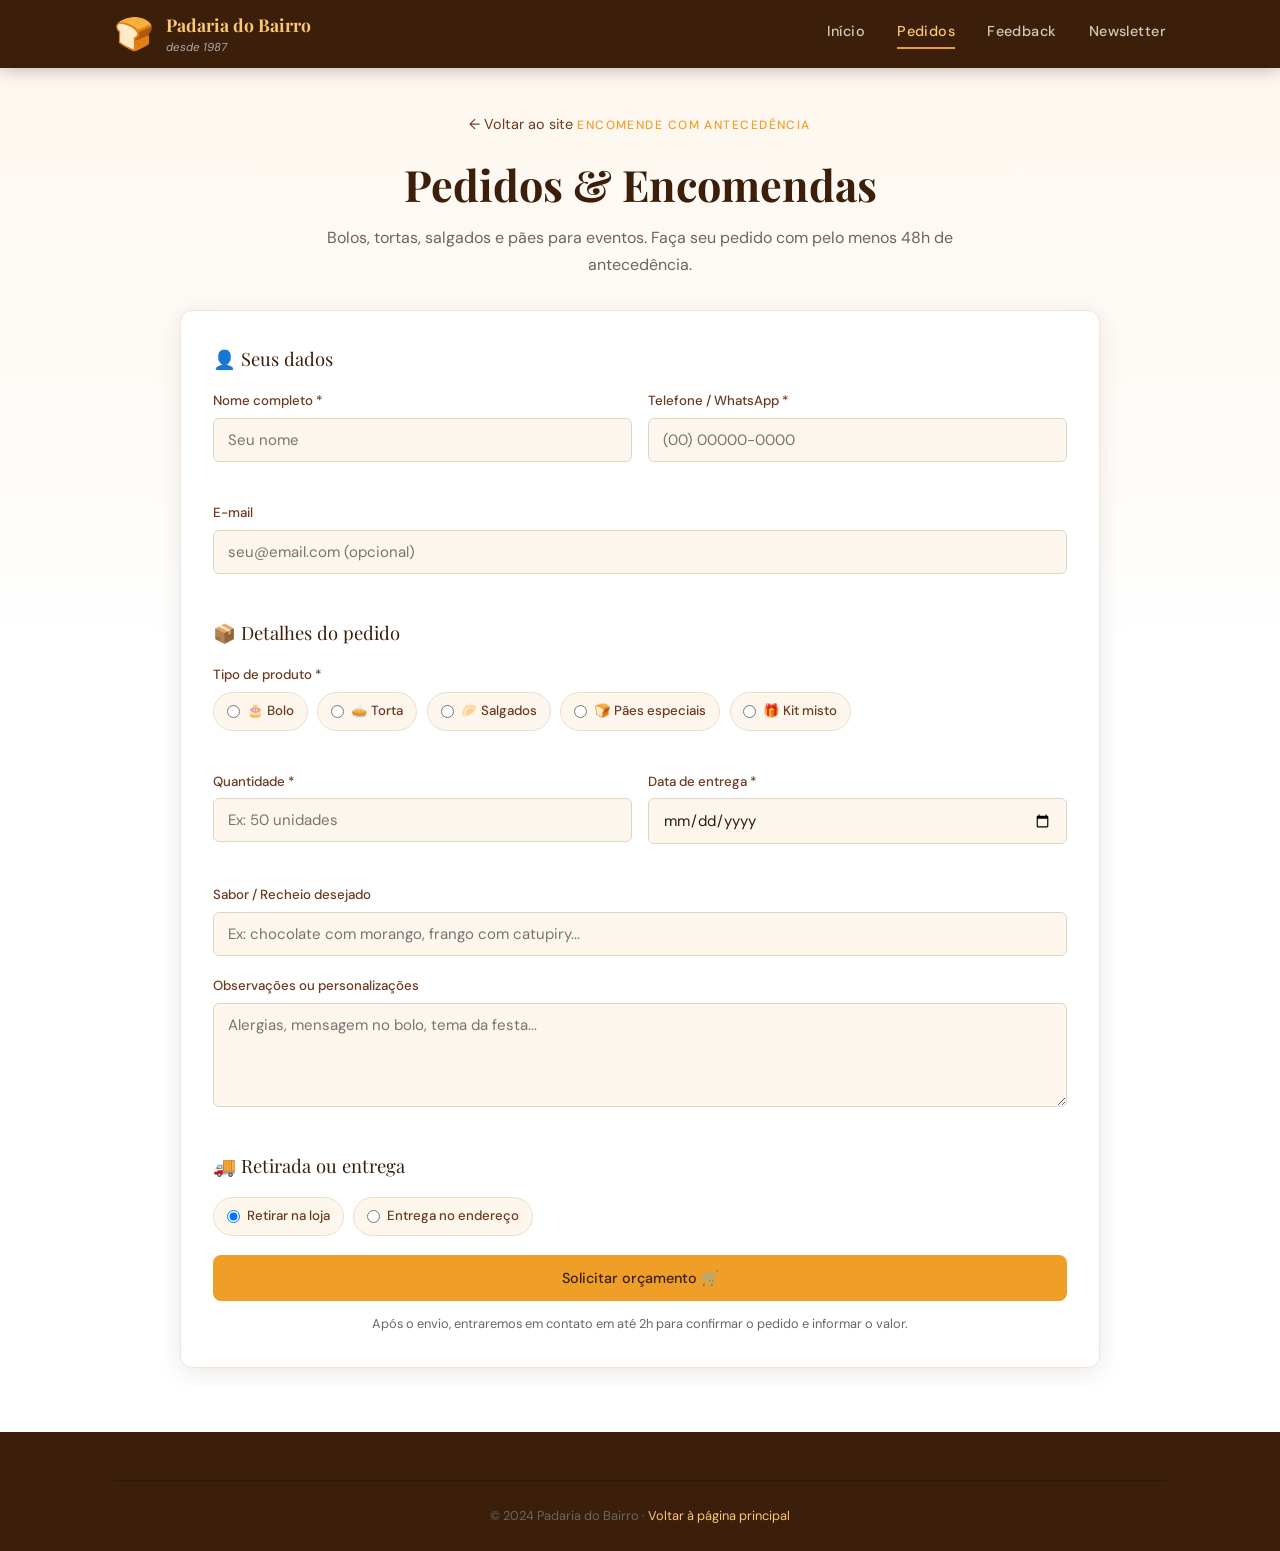
<file: pedidos.html>
<!doctype html>
<html lang="pt-BR">
  <head>
    <meta charset="UTF-8" />
    <meta name="viewport" content="width=device-width, initial-scale=1.0" />
    <title>Pedidos – Padaria do Bairro</title>
    <link
      href="https://fonts.googleapis.com/css2?family=Playfair+Display:wght@400;700;900&family=DM+Sans:wght@300;400;500&display=swap"
      rel="stylesheet"
    />
    <link rel="stylesheet" href="./css/style.css" />
  </head>
  <body>
    <header class="navbar" id="navbar">
      <div class="container nav-inner">
        <a href="index.html" class="logo">
          <span class="logo-icon">🍞</span>
          <div>
            <span class="logo-name">Padaria do Bairro</span>
            <span class="logo-since">desde 1987</span>
          </div>
        </a>
        <nav class="nav-links" id="navLinks">
          <a href="index.html">Início</a>
          <a href="pedidos.html" class="nav-ativo">Pedidos</a>
          <a href="feedback.html">Feedback</a>
          <a href="newsletter.html">Newsletter</a>
        </nav>
        <button class="hamburger" id="hamburger">
          <span></span><span></span><span></span>
        </button>
      </div>
    </header>

    <main class="form-page">
      <div class="container">
        <div class="form-page-header">
          <a href="index.html" class="btn-voltar">← Voltar ao site</a>
          <span class="section-tag">encomende com antecedência</span>
          <h1>Pedidos & Encomendas</h1>
          <p>
            Bolos, tortas, salgados e pães para eventos. Faça seu pedido com
            pelo menos 48h de antecedência.
          </p>
        </div>

        <form class="form-card form-card-wide" id="formPedidos" novalidate>
          <div class="form-section-title">👤 Seus dados</div>

          <div class="campo-linha-dupla">
            <div class="campo-grupo">
              <label for="nome">Nome completo *</label>
              <input
                type="text"
                id="nome"
                name="nome"
                placeholder="Seu nome"
                required
              />
              <span class="erro" id="erroNome"></span>
            </div>
            <div class="campo-grupo">
              <label for="telefone">Telefone / WhatsApp *</label>
              <input
                type="tel"
                id="telefone"
                name="telefone"
                placeholder="(00) 00000-0000"
                required
              />
              <span class="erro" id="erroTelefone"></span>
            </div>
          </div>

          <div class="campo-grupo">
            <label for="email">E-mail</label>
            <input
              type="email"
              id="email"
              name="email"
              placeholder="seu@email.com (opcional)"
            />
          </div>

          <div class="form-section-title" style="margin-top: 1.5rem">
            📦 Detalhes do pedido
          </div>

          <div class="campo-grupo">
            <label>Tipo de produto *</label>
            <div class="radio-grupo" id="tipoProduto">
              <label class="label-radio"
                ><input type="radio" name="tipoProduto" value="bolo" /> 🎂
                Bolo</label
              >
              <label class="label-radio"
                ><input type="radio" name="tipoProduto" value="torta" /> 🥧
                Torta</label
              >
              <label class="label-radio"
                ><input type="radio" name="tipoProduto" value="salgados" /> 🥟
                Salgados</label
              >
              <label class="label-radio"
                ><input type="radio" name="tipoProduto" value="paes" /> 🍞 Pães
                especiais</label
              >
              <label class="label-radio"
                ><input type="radio" name="tipoProduto" value="misto" /> 🎁 Kit
                misto</label
              >
            </div>
            <span class="erro" id="erroTipoProduto"></span>
          </div>

          <div class="campo-linha-dupla">
            <div class="campo-grupo">
              <label for="quantidade">Quantidade *</label>
              <input
                type="number"
                id="quantidade"
                name="quantidade"
                min="1"
                max="500"
                placeholder="Ex: 50 unidades"
                required
              />
              <span class="erro" id="erroQuantidade"></span>
            </div>
            <div class="campo-grupo">
              <label for="dataEntrega">Data de entrega *</label>
              <input type="date" id="dataEntrega" name="dataEntrega" required />
              <span class="erro" id="erroDataEntrega"></span>
            </div>
          </div>

          <div class="campo-grupo">
            <label for="sabor">Sabor / Recheio desejado</label>
            <input
              type="text"
              id="sabor"
              name="sabor"
              placeholder="Ex: chocolate com morango, frango com catupiry..."
            />
          </div>

          <div class="campo-grupo">
            <label for="observacoes">Observações ou personalizações</label>
            <textarea
              id="observacoes"
              name="observacoes"
              rows="4"
              placeholder="Alergias, mensagem no bolo, tema da festa..."
            ></textarea>
          </div>

          <div class="form-section-title" style="margin-top: 1.5rem">
            🚚 Retirada ou entrega
          </div>

          <div class="campo-grupo">
            <div class="radio-grupo">
              <label class="label-radio"
                ><input type="radio" name="entrega" value="retirada" checked />
                Retirar na loja</label
              >
              <label class="label-radio"
                ><input type="radio" name="entrega" value="entrega" /> Entrega
                no endereço</label
              >
            </div>
          </div>

          <div class="campo-grupo" id="campoEndereco" style="display: none">
            <label for="endereco">Endereço de entrega *</label>
            <input
              type="text"
              id="endereco"
              name="endereco"
              placeholder="Rua, número, bairro, complemento"
            />
            <span class="erro" id="erroEndereco"></span>
          </div>

          <button type="submit" class="btn btn-primary btn-full">
            Solicitar orçamento 🛒
          </button>
          <p
            style="
              text-align: center;
              font-size: 0.8rem;
              color: #6b6560;
              margin-top: 0.75rem;
            "
          >
            Após o envio, entraremos em contato em até 2h para confirmar o
            pedido e informar o valor.
          </p>
          <div class="form-sucesso" id="sucesso">
            ✅ Pedido recebido! Entraremos em contato em breve pelo WhatsApp.
          </div>
        </form>
      </div>
    </main>

    <footer class="rodape">
      <div class="container rodape-inner">
        <p class="rodape-copy">
          © 2024 Padaria do Bairro ·
          <a href="index.html" style="color: #fac775"
            >Voltar à página principal</a
          >
        </p>
      </div>
    </footer>

    <script src="./js/forms.js"></script>
    <script>
      // Mínimo de 48h para data de entrega
      const amanha = new Date();
      amanha.setDate(amanha.getDate() + 2);
      document.getElementById("dataEntrega").min = amanha
        .toISOString()
        .split("T")[0];

      // Mostrar/esconder campo de endereço
      document.querySelectorAll('input[name="entrega"]').forEach((radio) => {
        radio.addEventListener("change", function () {
          document.getElementById("campoEndereco").style.display =
            this.value === "entrega" ? "flex" : "none";
        });
      });

      configurarFormulario("formPedidos", [
        {
          id: "nome",
          erro: "erroNome",
          regra: (v) => v.length >= 3,
          msg: "Informe seu nome completo.",
        },
        {
          id: "telefone",
          erro: "erroTelefone",
          regra: (v) => v.length >= 8,
          msg: "Informe um telefone válido.",
        },
        {
          id: "quantidade",
          erro: "erroQuantidade",
          regra: (v) => v > 0,
          msg: "Informe a quantidade desejada.",
        },
        {
          id: "dataEntrega",
          erro: "erroDataEntrega",
          regra: (v) => v !== "",
          msg: "Informe a data de entrega.",
        },
        {
          id: "tipoProduto",
          erro: "erroTipoProduto",
          regra: (v) => v !== "",
          msg: "Selecione o tipo de produto.",
          tipo: "radio",
          name: "tipoProduto",
        },
      ]);
    </script>
  </body>
</html>
</file>
<file: css/style.css>
/* =============================================
   PADARIA DO BAIRRO — style.css
   Módulo 2: Design e Estilo com CSS
   ============================================= */

/* ---------- VARIÁVEIS E RESET ---------- */
:root {
  --marrom: #3b1f0a;
  --marrom-medio: #6b3a1f;
  --dourado: #ef9f27;
  --dourado-claro: #fac775;
  --creme: #fdf6ec;
  --creme-escuro: #f5e9d0;
  --branco: #ffffff;
  --cinza-claro: #f4f1eb;
  --cinza-texto: #6b6560;
  --texto: #2c1a0e;
  --verde: #3b6d11;
  --vermelho: #a32d2d;
  --radius: 12px;
  --radius-sm: 6px;
  --shadow: 0 4px 24px rgba(59, 31, 10, 0.1);
  --shadow-hover: 0 8px 32px rgba(59, 31, 10, 0.18);
  --transition: all 0.25s ease;
}

*,
*::before,
*::after {
  box-sizing: border-box;
  margin: 0;
  padding: 0;
}

html {
  scroll-behavior: smooth;
}

body {
  font-family: "DM Sans", sans-serif;
  font-size: 16px;
  line-height: 1.7;
  color: var(--texto);
  background: var(--branco);
  overflow-x: hidden;
}

img {
  max-width: 100%;
  display: block;
}
a {
  text-decoration: none;
  color: inherit;
}
ul {
  list-style: none;
}
button {
  cursor: pointer;
  font-family: inherit;
}
input,
select,
textarea {
  font-family: inherit;
  font-size: 15px;
}

h1,
h2,
h3,
h4 {
  font-family: "Playfair Display", serif;
  line-height: 1.2;
}

.container {
  max-width: 1100px;
  margin: 0 auto;
  padding: 0 1.5rem;
}

/* ---------- NAVBAR ---------- */
.navbar {
  position: fixed;
  top: 0;
  left: 0;
  right: 0;
  z-index: 100;
  background: var(--marrom);
  box-shadow: 0 2px 16px rgba(0, 0, 0, 0.25);
  transition: var(--transition);
}

.nav-inner {
  display: flex;
  align-items: center;
  justify-content: space-between;
  height: 68px;
}

.logo {
  display: flex;
  align-items: center;
  gap: 12px;
}

.logo-icon {
  font-size: 2rem;
}

.logo-name {
  display: block;
  font-family: "Playfair Display", serif;
  font-size: 1.1rem;
  font-weight: 700;
  color: var(--dourado-claro);
}

.logo-since {
  display: block;
  font-size: 0.72rem;
  color: #aaa;
  font-style: italic;
  margin-top: -2px;
}

.nav-links {
  display: flex;
  gap: 2rem;
}

.nav-links a {
  color: #d3c8bb;
  font-size: 0.9rem;
  font-weight: 500;
  letter-spacing: 0.03em;
  padding-bottom: 3px;
  border-bottom: 2px solid transparent;
  transition: var(--transition);
}

.nav-links a:hover {
  color: var(--dourado-claro);
  border-bottom-color: var(--dourado);
}

/* Hamburger menu (mobile) */
.hamburger {
  display: none;
  flex-direction: column;
  gap: 5px;
  background: none;
  border: none;
  padding: 4px;
}

.hamburger span {
  display: block;
  width: 24px;
  height: 2px;
  background: var(--dourado-claro);
  border-radius: 2px;
  transition: var(--transition);
}

/* ---------- HERO ---------- */
.hero {
  min-height: 100vh;
  background: var(--creme);
  display: flex;
  flex-direction: column;
  justify-content: center;
  padding-top: 68px;
  position: relative;
  overflow: hidden;
}

.hero::before {
  content: "";
  position: absolute;
  top: -80px;
  right: -80px;
  width: 500px;
  height: 500px;
  background: radial-gradient(circle, var(--dourado-claro) 0%, transparent 70%);
  opacity: 0.25;
  border-radius: 50%;
}

.hero-bg-text {
  position: absolute;
  bottom: -20px;
  left: -10px;
  font-family: "Playfair Display", serif;
  font-size: clamp(80px, 18vw, 200px);
  font-weight: 900;
  color: var(--creme-escuro);
  user-select: none;
  line-height: 1;
  z-index: 0;
}

.hero-inner {
  display: grid;
  grid-template-columns: 1fr 1fr;
  align-items: center;
  gap: 4rem;
  padding: 5rem 1.5rem;
  position: relative;
  z-index: 1;
}

.hero-tag {
  display: inline-block;
  background: var(--marrom);
  color: var(--dourado-claro);
  font-size: 0.75rem;
  font-weight: 500;
  letter-spacing: 0.1em;
  text-transform: uppercase;
  padding: 6px 14px;
  border-radius: 20px;
  margin-bottom: 1.5rem;
}

.hero-title {
  font-size: clamp(2.2rem, 5vw, 3.8rem);
  color: var(--marrom);
  margin-bottom: 1.2rem;
}

.hero-title em {
  font-style: italic;
  color: var(--dourado);
}

.hero-desc {
  font-size: 1rem;
  color: var(--cinza-texto);
  max-width: 420px;
  margin-bottom: 2rem;
  line-height: 1.75;
}

.hero-actions {
  display: flex;
  gap: 1rem;
  flex-wrap: wrap;
  margin-bottom: 2.5rem;
}

.hero-stats {
  display: flex;
  align-items: center;
  gap: 1.5rem;
}

.stat {
  text-align: center;
}

.stat-num {
  display: block;
  font-family: "Playfair Display", serif;
  font-size: 1.6rem;
  font-weight: 700;
  color: var(--marrom);
}

.stat-label {
  display: block;
  font-size: 0.75rem;
  color: var(--cinza-texto);
}

.stat-divider {
  width: 1px;
  height: 40px;
  background: var(--creme-escuro);
}

/* Visual do hero */
.hero-visual {
  position: relative;
  display: flex;
  align-items: center;
  justify-content: center;
}

.hero-circle {
  width: 340px;
  height: 340px;
  background: var(--dourado-claro);
  border-radius: 50%;
  opacity: 0.25;
  position: absolute;
}

.hero-bread {
  font-size: 9rem;
  position: relative;
  z-index: 1;
  animation: flutuando 3s ease-in-out infinite;
  filter: drop-shadow(0 8px 20px rgba(59, 31, 10, 0.2));
}

@keyframes flutuando {
  0%,
  100% {
    transform: translateY(0);
  }
  50% {
    transform: translateY(-14px);
  }
}

.floating-tag {
  position: absolute;
  background: var(--branco);
  border-radius: var(--radius);
  padding: 8px 14px;
  font-size: 0.82rem;
  font-weight: 500;
  box-shadow: var(--shadow);
  z-index: 2;
}

.tag-1 {
  bottom: 10%;
  left: -10%;
  animation: flutuando 4s ease-in-out infinite 0.5s;
}
.tag-2 {
  top: 10%;
  right: -10%;
  animation: flutuando 3.5s ease-in-out infinite 1s;
}

.hero-scroll {
  text-align: center;
  color: var(--cinza-texto);
  font-size: 0.8rem;
  letter-spacing: 0.1em;
  padding: 1rem;
  animation: pulso 2s ease-in-out infinite;
}

@keyframes pulso {
  0%,
  100% {
    opacity: 0.5;
  }
  50% {
    opacity: 1;
  }
}

/* ---------- STATUS BAR ---------- */
.status-bar {
  background: var(--marrom);
  padding: 12px 0;
}

.status-inner {
  display: flex;
  align-items: center;
  gap: 10px;
  font-size: 0.9rem;
  color: #d3c8bb;
}

.status-dot {
  width: 10px;
  height: 10px;
  border-radius: 50%;
  background: #888;
  flex-shrink: 0;
}

.status-dot.aberto {
  background: #5cbf77;
  box-shadow: 0 0 0 4px rgba(92, 191, 119, 0.25);
  animation: piscar 2s ease-in-out infinite;
}

.status-dot.fechado {
  background: #e24b4a;
}

@keyframes piscar {
  0%,
  100% {
    opacity: 1;
  }
  50% {
    opacity: 0.5;
  }
}

/* ---------- SEÇÕES GERAIS ---------- */
.section {
  padding: 5rem 0;
}

.section-header {
  text-align: center;
  margin-bottom: 3rem;
}

.section-tag {
  display: inline-block;
  color: var(--dourado);
  font-size: 0.75rem;
  font-weight: 500;
  letter-spacing: 0.12em;
  text-transform: uppercase;
  margin-bottom: 0.75rem;
}

.section-header h2 {
  font-size: clamp(1.6rem, 3.5vw, 2.4rem);
  color: var(--marrom);
  margin-bottom: 0.75rem;
}

.section-header p {
  color: var(--cinza-texto);
  font-size: 0.95rem;
  max-width: 480px;
  margin: 0 auto;
}

/* ---------- BOTÕES ---------- */
.btn {
  display: inline-block;
  padding: 12px 26px;
  border-radius: 8px;
  font-size: 0.9rem;
  font-weight: 500;
  transition: var(--transition);
  border: 2px solid transparent;
  text-align: center;
}

.btn-primary {
  background: var(--dourado);
  color: var(--marrom);
  border-color: var(--dourado);
}

.btn-primary:hover {
  background: var(--marrom);
  color: var(--dourado-claro);
  border-color: var(--marrom);
  transform: translateY(-2px);
  box-shadow: var(--shadow);
}

.btn-outline {
  background: transparent;
  color: var(--marrom);
  border-color: var(--marrom);
}

.btn-outline:hover {
  background: var(--marrom);
  color: var(--branco);
  transform: translateY(-2px);
}

.btn-full {
  width: 100%;
}

/* ---------- PRODUTOS ---------- */
.produtos-grid {
  display: grid;
  grid-template-columns: repeat(auto-fit, minmax(280px, 1fr));
  gap: 1.5rem;
  margin-bottom: 2rem;
}

.produto-card {
  background: var(--branco);
  border-radius: var(--radius);
  overflow: hidden;
  box-shadow: var(--shadow);
  transition: var(--transition);
  cursor: pointer;
  border: 1px solid transparent;
}

.produto-card:hover {
  transform: translateY(-6px);
  box-shadow: var(--shadow-hover);
  border-color: var(--dourado-claro);
}

.produto-img {
  height: 120px;
  display: flex;
  align-items: center;
  justify-content: center;
  font-size: 3.5rem;
}

.produto-body {
  padding: 1.25rem;
}

.produto-body h3 {
  font-family: "Playfair Display", serif;
  font-size: 1.1rem;
  color: var(--marrom);
  margin-bottom: 0.4rem;
}

.produto-body p {
  font-size: 0.85rem;
  color: var(--cinza-texto);
  margin-bottom: 1rem;
  line-height: 1.55;
}

.produto-footer {
  display: flex;
  align-items: center;
  justify-content: space-between;
}

.preco {
  font-weight: 500;
  color: var(--marrom-medio);
  font-size: 0.95rem;
}

.btn-add {
  background: var(--dourado);
  color: var(--marrom);
  border: none;
  padding: 7px 14px;
  border-radius: var(--radius-sm);
  font-size: 0.82rem;
  font-weight: 500;
  transition: var(--transition);
}

.btn-add:hover {
  background: var(--marrom);
  color: var(--dourado-claro);
}

/* Carrinho */
.pedido-box {
  background: var(--creme);
  border: 2px solid var(--dourado-claro);
  border-radius: var(--radius);
  padding: 1.5rem;
  display: none;
}

.pedido-box.ativo {
  display: block;
}

.pedido-header {
  display: flex;
  justify-content: space-between;
  align-items: center;
  font-weight: 500;
  margin-bottom: 1rem;
  color: var(--marrom);
}

.pedido-limpar {
  background: none;
  border: 1px solid var(--vermelho);
  color: var(--vermelho);
  padding: 4px 10px;
  border-radius: 4px;
  font-size: 0.8rem;
  transition: var(--transition);
}

.pedido-limpar:hover {
  background: var(--vermelho);
  color: var(--branco);
}

.pedido-lista {
  margin-bottom: 1rem;
}

.pedido-lista li {
  display: flex;
  justify-content: space-between;
  padding: 8px 0;
  border-bottom: 1px solid var(--creme-escuro);
  font-size: 0.9rem;
}

.pedido-total {
  text-align: right;
  font-size: 1.1rem;
  color: var(--marrom);
  margin-bottom: 0.75rem;
}

.pedido-aviso {
  font-size: 0.78rem;
  color: var(--cinza-texto);
  font-style: italic;
}

/* ---------- TABELA DO CARDÁPIO ---------- */
.table-wrapper {
  overflow-x: auto;
  border-radius: var(--radius);
  box-shadow: var(--shadow);
}

.cardapio-table {
  width: 100%;
  border-collapse: collapse;
  background: var(--branco);
  font-size: 0.9rem;
}

.cardapio-table thead tr {
  background: var(--marrom);
  color: var(--dourado-claro);
}

.cardapio-table th {
  padding: 14px 16px;
  text-align: left;
  font-weight: 500;
  font-size: 0.8rem;
  letter-spacing: 0.06em;
  text-transform: uppercase;
}

.cardapio-table td {
  padding: 13px 16px;
  border-bottom: 1px solid #f0eae0;
  color: var(--texto);
  vertical-align: middle;
}

.cardapio-table tbody tr:hover {
  background: var(--creme);
}

.cardapio-table tbody tr:last-child td {
  border-bottom: none;
}

.tag-cat {
  display: inline-block;
  padding: 3px 10px;
  border-radius: 20px;
  font-size: 0.75rem;
  font-weight: 500;
}

.cat-pao {
  background: #faeeda;
  color: #633806;
}
.cat-confeit {
  background: #fbeaf0;
  color: #72243e;
}
.cat-salgado {
  background: #faece7;
  color: #993c1d;
}
.cat-bebida {
  background: #e6f1fb;
  color: #185fa5;
}

.disponivel {
  color: var(--verde);
  font-size: 0.82rem;
  font-weight: 500;
}
.limitado {
  color: #854f0b;
  font-size: 0.82rem;
  font-weight: 500;
}

/* ---------- HORÁRIOS ---------- */
.horarios-grid {
  display: grid;
  grid-template-columns: repeat(auto-fit, minmax(240px, 1fr));
  gap: 1.5rem;
  margin-bottom: 2rem;
}

.horario-card {
  background: var(--branco);
  border-radius: var(--radius);
  padding: 2rem 1.5rem;
  text-align: center;
  box-shadow: var(--shadow);
  border: 1px solid transparent;
  transition: var(--transition);
}

.horario-card:hover {
  border-color: var(--dourado-claro);
  transform: translateY(-4px);
}

.hc-destaque {
  border-color: var(--dourado);
  background: var(--creme);
}

.horario-icon {
  font-size: 2.2rem;
  margin-bottom: 0.75rem;
}

.horario-card h3 {
  font-family: "Playfair Display", serif;
  font-size: 1.05rem;
  color: var(--marrom);
  margin-bottom: 0.5rem;
}

.horario-hora {
  font-size: 1.6rem;
  font-weight: 700;
  color: var(--dourado);
  font-family: "Playfair Display", serif;
  margin-bottom: 0.75rem;
}

.horario-badge {
  display: inline-block;
  background: var(--creme-escuro);
  color: var(--cinza-texto);
  font-size: 0.72rem;
  padding: 4px 10px;
  border-radius: 20px;
}

.horario-nota {
  display: flex;
  gap: 1rem;
  align-items: flex-start;
  background: var(--creme);
  border-left: 4px solid var(--dourado);
  border-radius: 0 var(--radius-sm) var(--radius-sm) 0;
  padding: 1rem 1.25rem;
  font-size: 0.9rem;
  color: var(--cinza-texto);
}

.horario-nota span {
  font-size: 1.2rem;
  flex-shrink: 0;
}
.horario-nota strong {
  color: var(--marrom);
}

/* ---------- SOBRE ---------- */
.sobre-inner {
  display: grid;
  grid-template-columns: 1fr 2fr;
  gap: 4rem;
  align-items: center;
}

.sobre-visual {
  position: relative;
  text-align: center;
}

.sobre-emoji {
  font-size: 6rem;
  line-height: 1;
}

.sobre-years {
  position: absolute;
  bottom: -10px;
  right: 0;
  background: var(--marrom);
  color: var(--dourado-claro);
  border-radius: var(--radius);
  padding: 0.75rem 1rem;
  font-family: "Playfair Display", serif;
  font-size: 2rem;
  font-weight: 700;
  line-height: 1;
}

.sobre-years span {
  display: block;
  font-size: 0.7rem;
  font-family: "DM Sans", sans-serif;
  color: var(--dourado-claro);
  opacity: 0.7;
  font-weight: 400;
}

.sobre-texto h2 {
  color: var(--marrom);
  margin-bottom: 1rem;
}
.sobre-texto p {
  color: var(--cinza-texto);
  margin-bottom: 0.75rem;
  font-size: 0.95rem;
}

/* ---------- CONTATO ---------- */
.contato-wrapper {
  display: grid;
  grid-template-columns: 1fr 1.4fr;
  gap: 3rem;
  align-items: start;
}

.contato-info {
  display: flex;
  flex-direction: column;
  gap: 1.25rem;
}

.info-item {
  display: flex;
  gap: 1rem;
  align-items: flex-start;
}

.info-icon {
  font-size: 1.5rem;
  flex-shrink: 0;
  margin-top: 2px;
}

.info-item strong {
  display: block;
  font-size: 0.85rem;
  color: var(--marrom);
  margin-bottom: 2px;
}

.info-item p {
  font-size: 0.9rem;
  color: var(--cinza-texto);
}

.mapa-placeholder {
  background: var(--creme);
  border: 2px dashed var(--creme-escuro);
  border-radius: var(--radius);
  padding: 2rem;
  text-align: center;
  color: var(--cinza-texto);
  font-size: 0.85rem;
  cursor: pointer;
  transition: var(--transition);
}

.mapa-placeholder:hover {
  border-color: var(--dourado);
}
.mapa-placeholder span {
  display: block;
  font-size: 2rem;
  margin-bottom: 6px;
}

/* FORMULÁRIO */
.contato-form {
  background: var(--branco);
  border-radius: var(--radius);
  padding: 2rem;
  box-shadow: var(--shadow);
}

.contato-form h3 {
  font-family: "Playfair Display", serif;
  font-size: 1.3rem;
  color: var(--marrom);
  margin-bottom: 1.5rem;
}

/* ---------- PÁGINAS DE FORMULÁRIO ---------- */
.nav-links a.nav-ativo {
  color: var(--dourado-claro);
  border-bottom-color: var(--dourado);
}

.form-page {
  padding-top: 110px;
  padding-bottom: 4rem;
  min-height: 100vh;
  background: linear-gradient(180deg, var(--creme) 0%, var(--branco) 45%);
}

.form-page-header {
  text-align: center;
  margin-bottom: 2rem;
}

.form-page-header h1 {
  color: var(--marrom);
  font-size: clamp(1.9rem, 4vw, 2.7rem);
  margin: 0.6rem 0 0.8rem;
}

.form-page-header p {
  color: var(--cinza-texto);
  max-width: 640px;
  margin: 0 auto;
}

.btn-voltar {
  display: inline-block;
  margin-bottom: 0.8rem;
  color: var(--marrom-medio);
  font-size: 0.9rem;
  transition: var(--transition);
}

.btn-voltar:hover {
  color: var(--dourado);
}

.form-card {
  background: var(--branco);
  border-radius: var(--radius);
  padding: 2rem;
  box-shadow: var(--shadow);
  border: 1px solid #f1e6d9;
}

.form-card-wide {
  max-width: 920px;
  margin: 0 auto;
}

.form-section-title {
  display: inline-block;
  color: var(--marrom);
  font-family: "Playfair Display", serif;
  font-size: 1.15rem;
  margin-bottom: 1rem;
}

.campo-linha-dupla {
  display: grid;
  grid-template-columns: repeat(2, minmax(0, 1fr));
  gap: 1rem;
}

.radio-grupo,
.check-grupo {
  display: flex;
  flex-wrap: wrap;
  gap: 0.6rem;
}

.label-radio,
.label-check {
  display: inline-flex;
  align-items: center;
  gap: 0.45rem;
  border: 1px solid #eadfce;
  border-radius: 999px;
  background: var(--creme);
  color: var(--texto);
  font-size: 0.85rem;
  padding: 0.45rem 0.8rem;
}

.label-check {
  border-radius: var(--radius-sm);
}

.form-layout {
  display: grid;
  grid-template-columns: minmax(220px, 300px) minmax(0, 1fr);
  gap: 1rem;
  align-items: start;
}

.form-info-lateral {
  display: grid;
  gap: 0.8rem;
}

.info-card {
  background: var(--branco);
  border-radius: var(--radius-sm);
  box-shadow: var(--shadow);
  border: 1px solid #f1e6d9;
  padding: 1rem;
}

.info-card h3 {
  color: var(--marrom);
  font-size: 1rem;
  margin-bottom: 0.35rem;
}

.info-card p {
  color: var(--cinza-texto);
  font-size: 0.88rem;
  line-height: 1.55;
}

.estrelas {
  display: inline-flex;
  gap: 0.2rem;
  font-size: 1.75rem;
  color: #d4c7b7;
  user-select: none;
}

.estrelas span {
  cursor: pointer;
  transition:
    transform 0.12s ease,
    color 0.12s ease;
}

.estrelas span.hover,
.estrelas span.ativa {
  color: var(--dourado);
}

.estrelas span:hover {
  transform: scale(1.06);
}

.campo-grupo {
  margin-bottom: 1.2rem;
  display: flex;
  flex-direction: column;
  gap: 5px;
}

.campo-grupo label {
  font-size: 0.83rem;
  font-weight: 500;
  color: var(--marrom-medio);
}

.campo-grupo input,
.campo-grupo select,
.campo-grupo textarea {
  padding: 11px 14px;
  border: 1.5px solid #e0d5c5;
  border-radius: var(--radius-sm);
  background: var(--creme);
  color: var(--texto);
  transition: var(--transition);
  outline: none;
  resize: vertical;
}

.campo-grupo input:focus,
.campo-grupo select:focus,
.campo-grupo textarea:focus {
  border-color: var(--dourado);
  background: var(--branco);
  box-shadow: 0 0 0 3px rgba(239, 159, 39, 0.15);
}

.campo-grupo input.invalido,
.campo-grupo select.invalido,
.campo-grupo textarea.invalido {
  border-color: #e24b4a;
  background: #fff5f5;
}

.erro {
  font-size: 0.78rem;
  color: #a32d2d;
  min-height: 16px;
}

.char-count {
  font-size: 0.75rem;
  color: var(--cinza-texto);
  text-align: right;
}

.form-sucesso {
  display: none;
  margin-top: 1rem;
  background: #eaf3de;
  color: #3b6d11;
  padding: 12px 16px;
  border-radius: var(--radius-sm);
  font-size: 0.9rem;
  border: 1px solid #c0dd97;
}

/* ---------- RODAPÉ ---------- */
.rodape {
  background: var(--marrom);
  padding: 3rem 0 1.5rem;
}

.rodape-inner {
  display: flex;
  flex-direction: column;
  align-items: center;
  gap: 1.5rem;
  text-align: center;
}

.rodape-logo {
  display: flex;
  align-items: center;
  gap: 12px;
}

.rodape-links {
  display: flex;
  gap: 2rem;
  flex-wrap: wrap;
  justify-content: center;
}

.rodape-links a {
  color: #aaa;
  font-size: 0.88rem;
  transition: var(--transition);
}

.rodape-links a:hover {
  color: var(--dourado-claro);
}

.rodape-copy {
  color: #666;
  font-size: 0.8rem;
  border-top: 1px solid #2c1a0e;
  padding-top: 1.5rem;
  width: 100%;
  text-align: center;
}

/* ---------- BOTÃO TOPO ---------- */
.topo-btn {
  position: fixed;
  bottom: 2rem;
  right: 2rem;
  background: var(--dourado);
  color: var(--marrom);
  border: none;
  width: 46px;
  height: 46px;
  border-radius: 50%;
  font-size: 1.2rem;
  box-shadow: var(--shadow);
  opacity: 0;
  pointer-events: none;
  transition: var(--transition);
  z-index: 99;
}

.topo-btn.visivel {
  opacity: 1;
  pointer-events: all;
}

.topo-btn:hover {
  background: var(--marrom);
  color: var(--dourado-claro);
  transform: translateY(-3px);
}

/* ---------- RESPONSIVO ---------- */
@media (max-width: 768px) {
  .nav-links {
    display: none;
  }
  .nav-links.aberto {
    display: flex;
    flex-direction: column;
    position: absolute;
    top: 68px;
    left: 0;
    right: 0;
    background: var(--marrom);
    padding: 1rem 1.5rem;
    gap: 1rem;
    border-top: 1px solid #2c1a0e;
  }

  .hamburger {
    display: flex;
  }

  .hero-inner {
    grid-template-columns: 1fr;
    padding: 3rem 1.5rem;
    text-align: center;
  }

  .hero-visual {
    order: -1;
  }
  .hero-bread {
    font-size: 6rem;
  }
  .hero-circle {
    width: 220px;
    height: 220px;
  }
  .floating-tag {
    display: none;
  }
  .hero-actions,
  .hero-stats {
    justify-content: center;
  }

  .hero-bg-text {
    font-size: 60px;
  }

  .sobre-inner {
    grid-template-columns: 1fr;
    gap: 2rem;
    text-align: center;
  }

  .sobre-visual {
    justify-content: center;
  }

  .contato-wrapper {
    grid-template-columns: 1fr;
    gap: 2rem;
  }

  .horarios-grid {
    grid-template-columns: 1fr;
  }

  .produtos-grid {
    grid-template-columns: 1fr;
  }

  .cardapio-table {
    min-width: 600px;
  }
}

@media (max-width: 480px) {
  .hero-stats {
    flex-direction: column;
    gap: 1rem;
  }
  .stat-divider {
    display: none;
  }
  .hero-actions {
    flex-direction: column;
  }
  .btn {
    width: 100%;
    text-align: center;
  }

  .form-card {
    padding: 1.35rem;
  }
}
</file>
